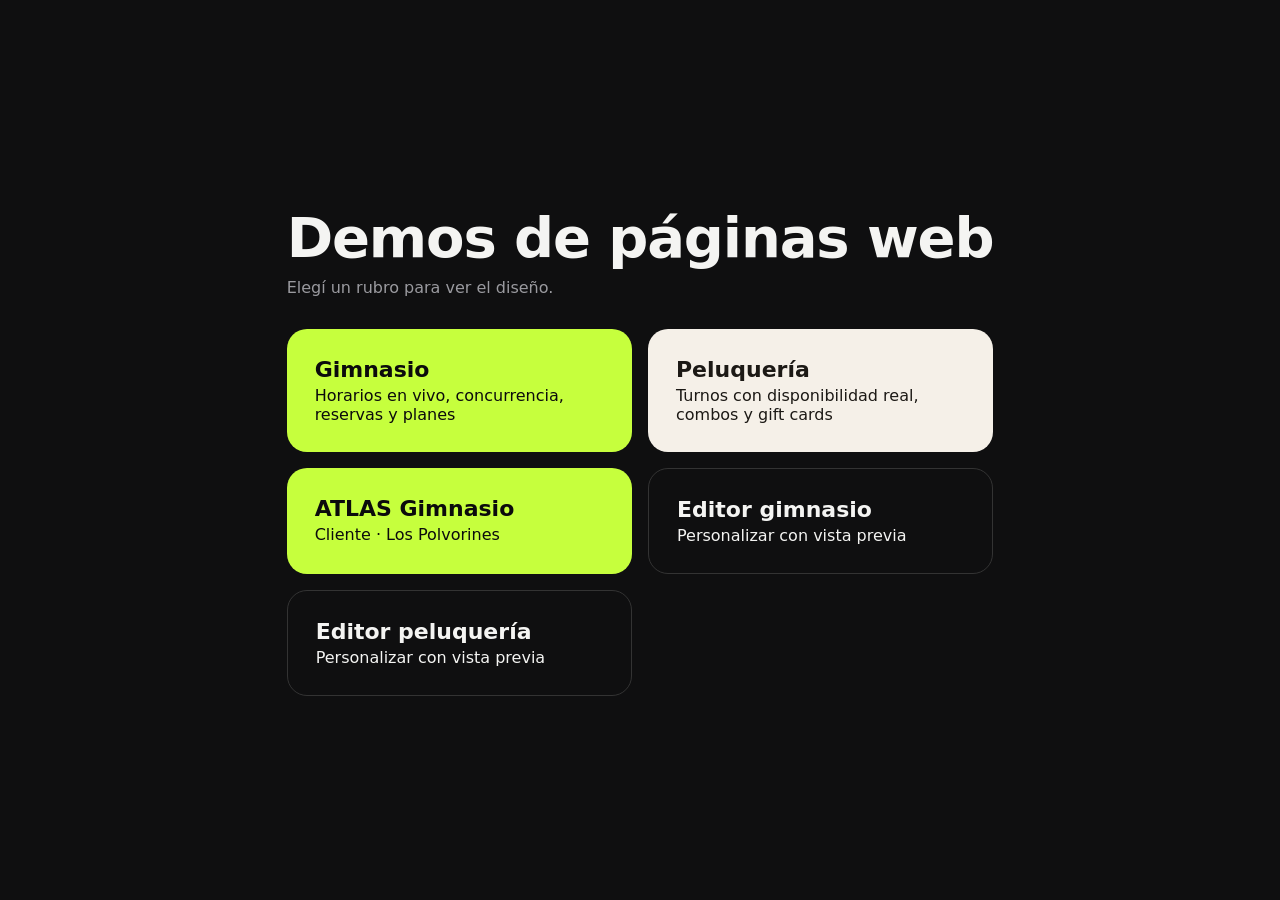
<file: index.html>
<!doctype html>
<html lang="es">
<head>
<meta charset="utf-8">
<meta name="viewport" content="width=device-width, initial-scale=1">
<title>Demos de páginas web</title>
<style>
  :root { --ease-out: cubic-bezier(0.23, 1, 0.32, 1); }
  * { box-sizing: border-box; margin: 0; }
  body { min-height: 100svh; display: grid; place-items: center; padding: 32px 16px; background: #0f0f10; color: #f4f4f2; font-family: system-ui, -apple-system, "Segoe UI", sans-serif; }
  h1 { font-size: clamp(32px, 6vw, 56px); letter-spacing: -.02em; margin-bottom: 8px; }
  p { color: #9a9a9f; margin-bottom: 32px; }
  .grid { display: grid; grid-template-columns: repeat(auto-fit, minmax(240px, 1fr)); gap: 16px; width: min(720px, 100%); }
  a { display: block; padding: 28px; border-radius: 20px; text-decoration: none; color: inherit; transition: transform 160ms var(--ease-out); }
  a:active { transform: scale(0.97); }
  a strong { display: block; font-size: 22px; margin-bottom: 4px; }
  .gym { background: #c6ff3d; color: #0b0b0c; }
  .salon { background: #f5f0e8; color: #1c1915; }
  .ed { border: 1px solid #333; }
</style>
</head>
<body>
  <main>
    <h1>Demos de páginas web</h1>
    <p>Elegí un rubro para ver el diseño.</p>
    <div class="grid">
      <a class="gym" href="gimnasio/"><strong>Gimnasio</strong>Horarios en vivo, concurrencia, reservas y planes</a>
      <a class="salon" href="peluqueria/"><strong>Peluquería</strong>Turnos con disponibilidad real, combos y gift cards</a>
      <a class="gym" href="atlas/"><strong>ATLAS Gimnasio</strong>Cliente · Los Polvorines</a>
      <a class="ed" href="gimnasio/editor.html"><strong>Editor gimnasio</strong>Personalizar con vista previa</a>
      <a class="ed" href="peluqueria/editor.html"><strong>Editor peluquería</strong>Personalizar con vista previa</a>
    </div>
  </main>
</body>
</html>
</file>
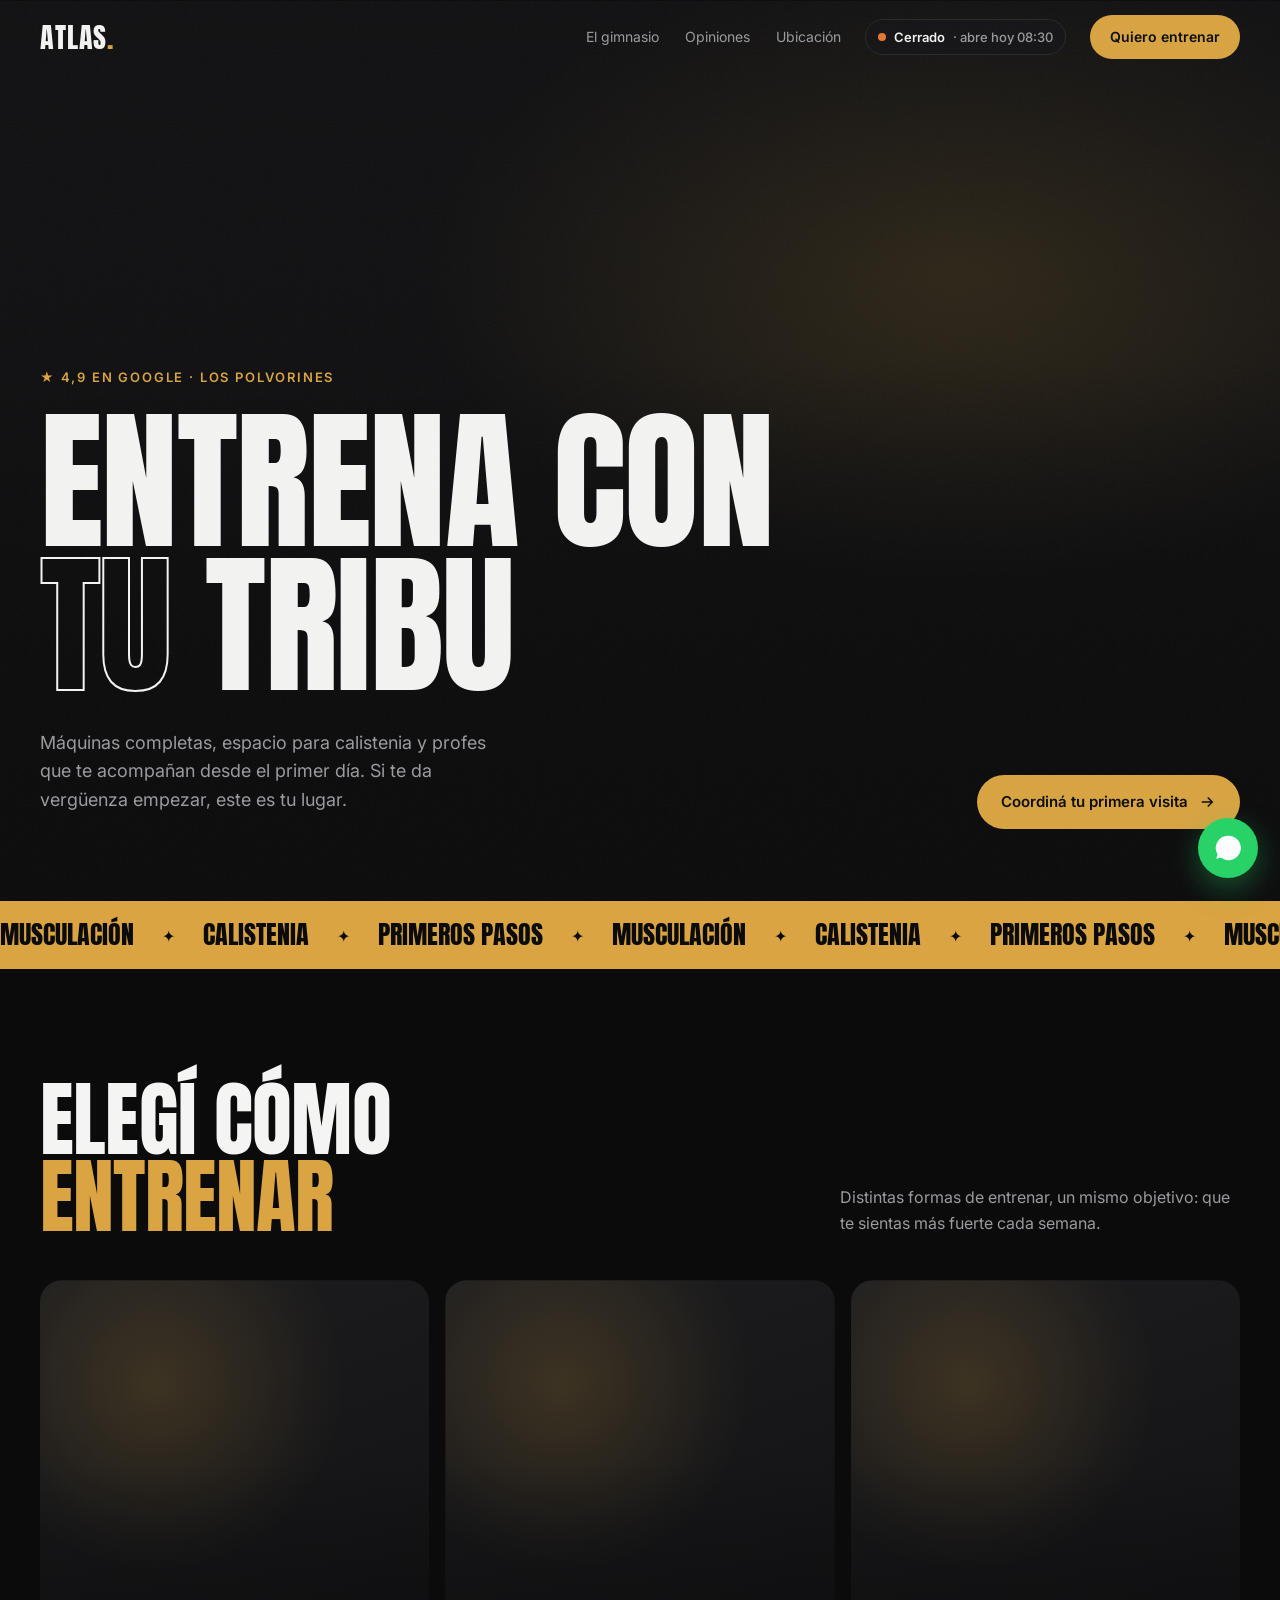
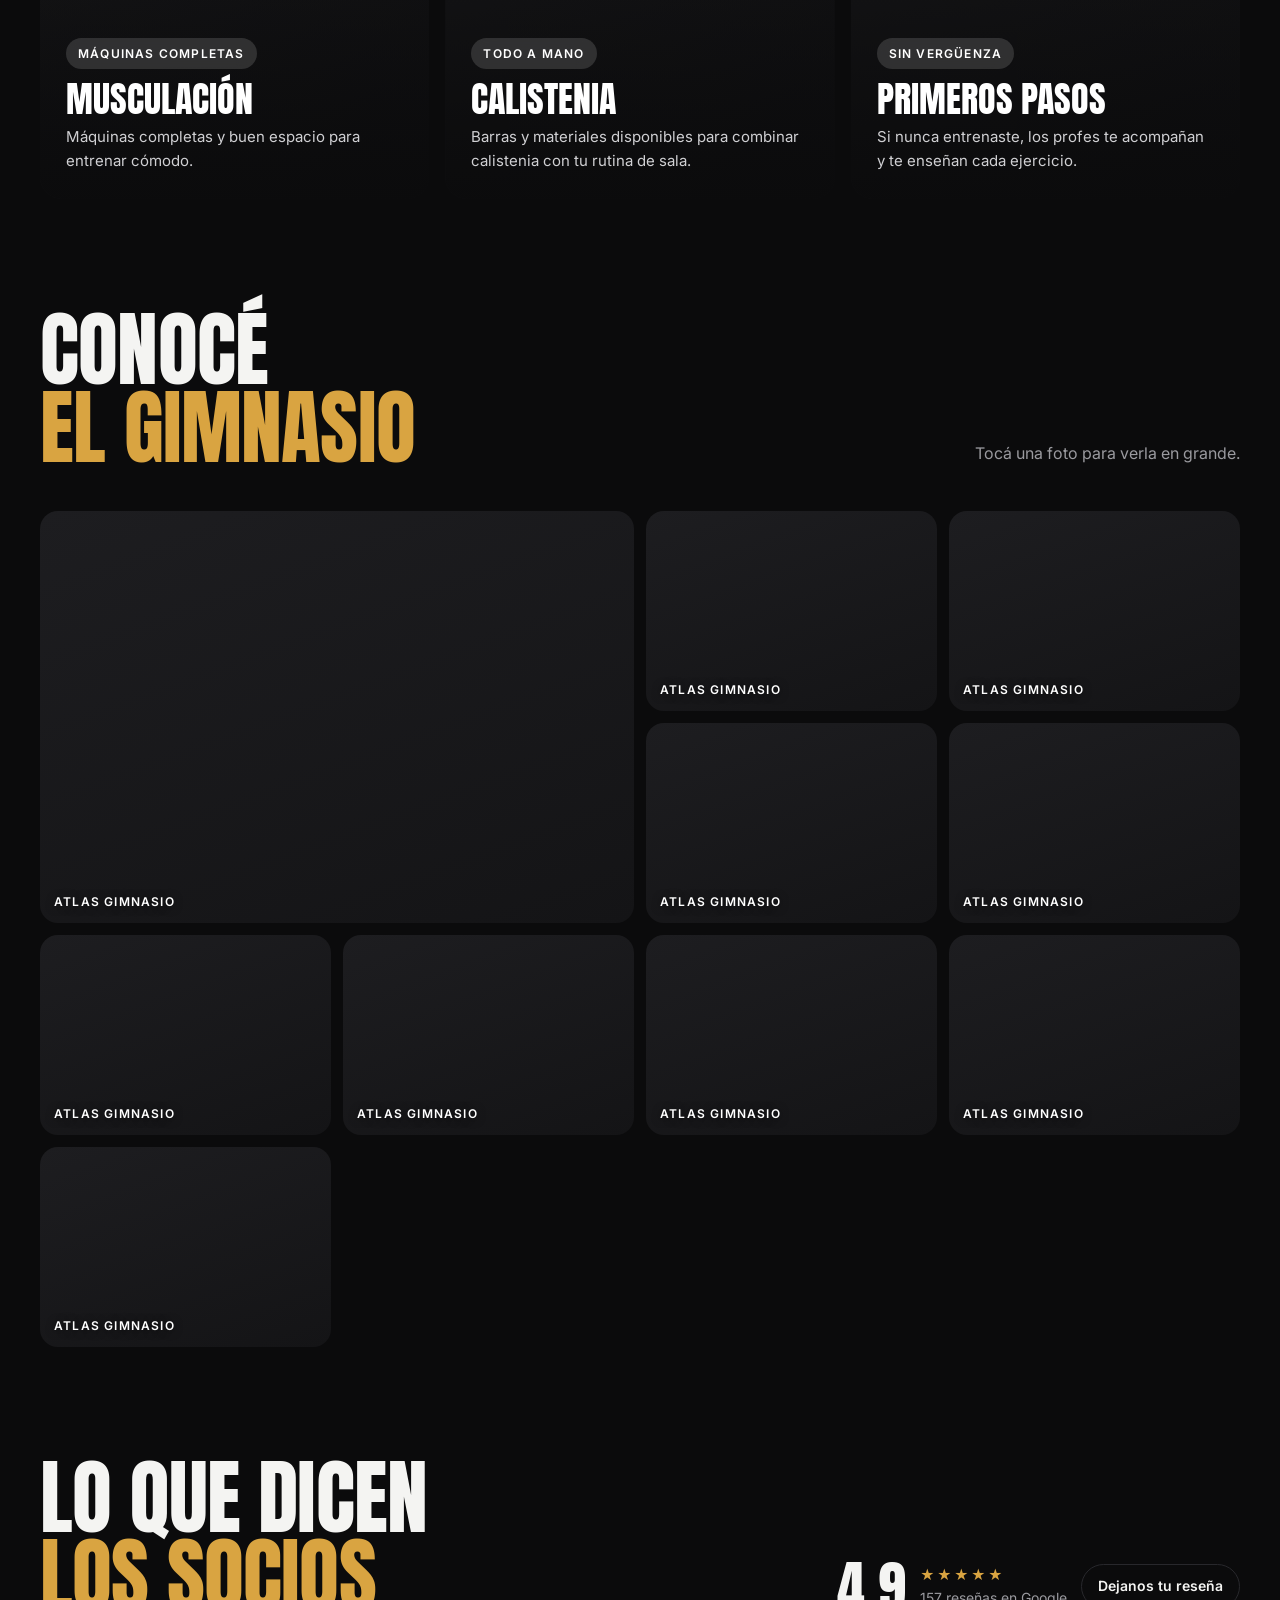
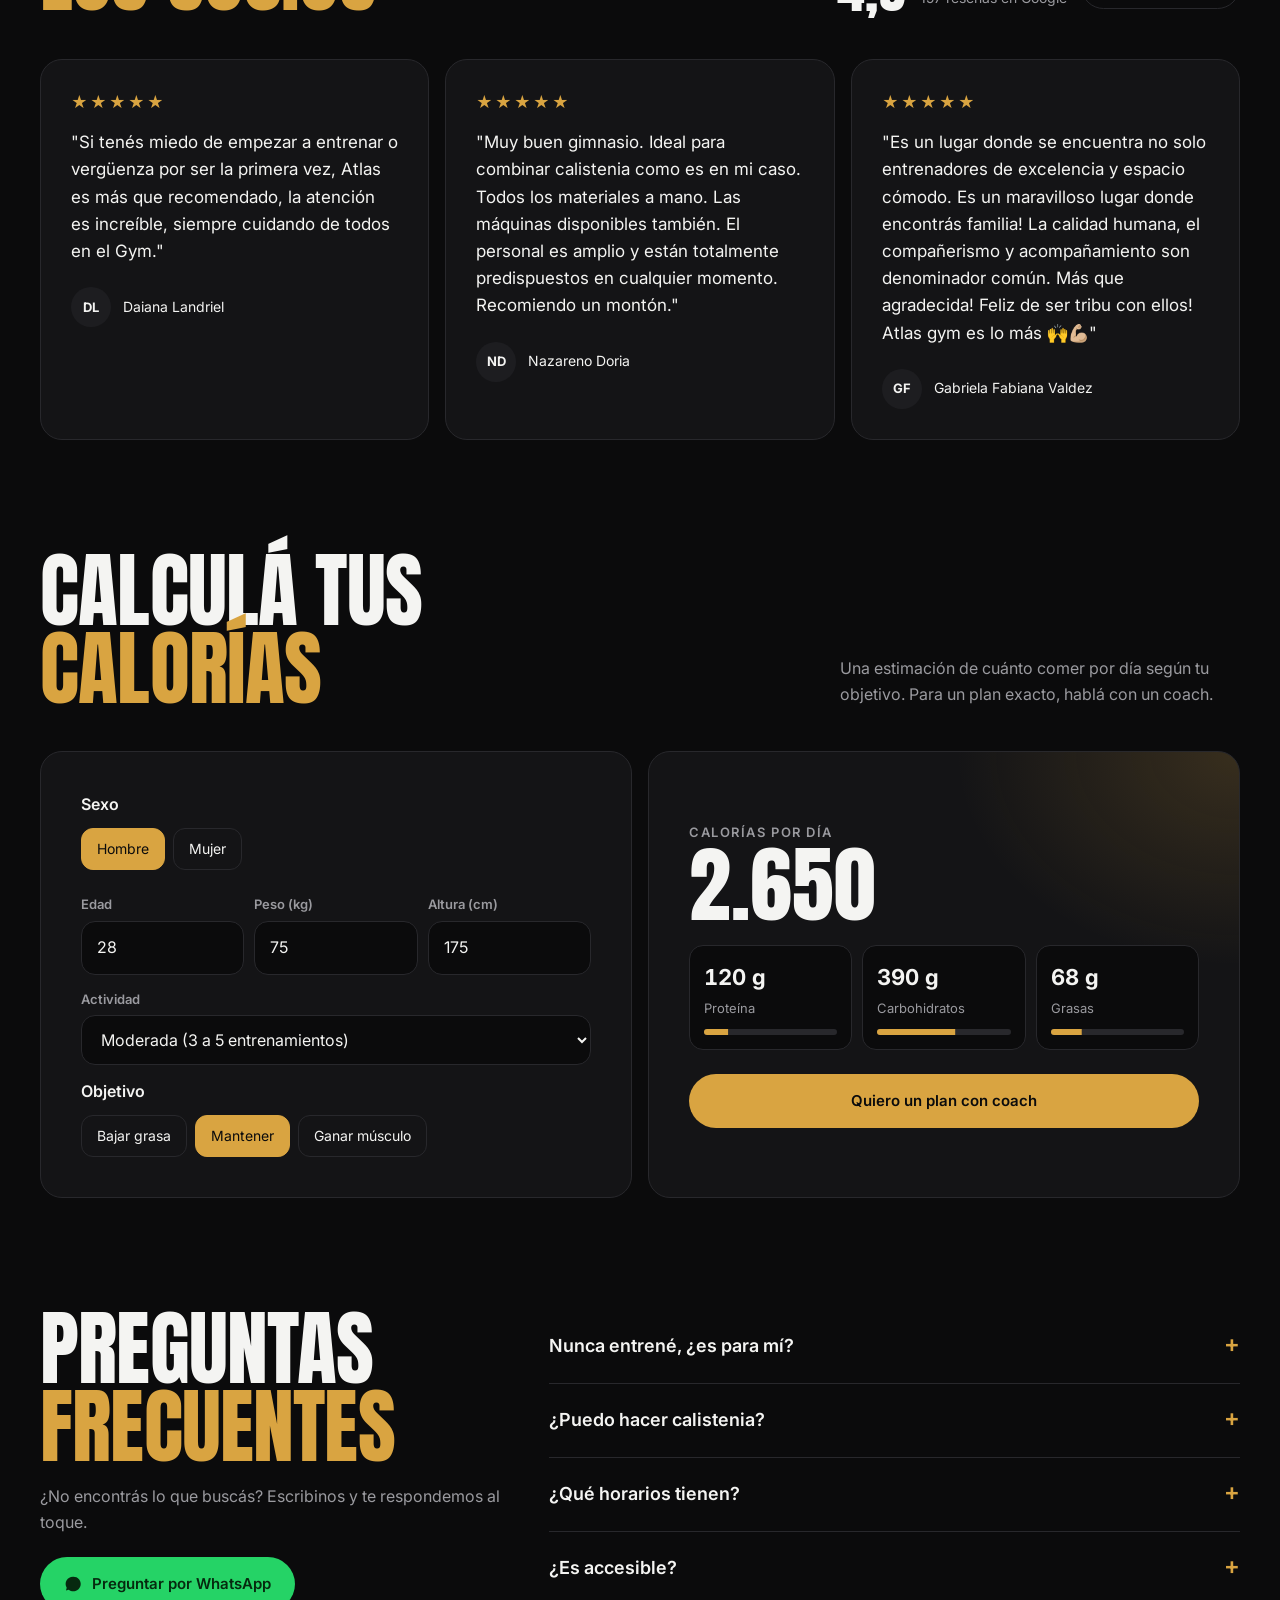
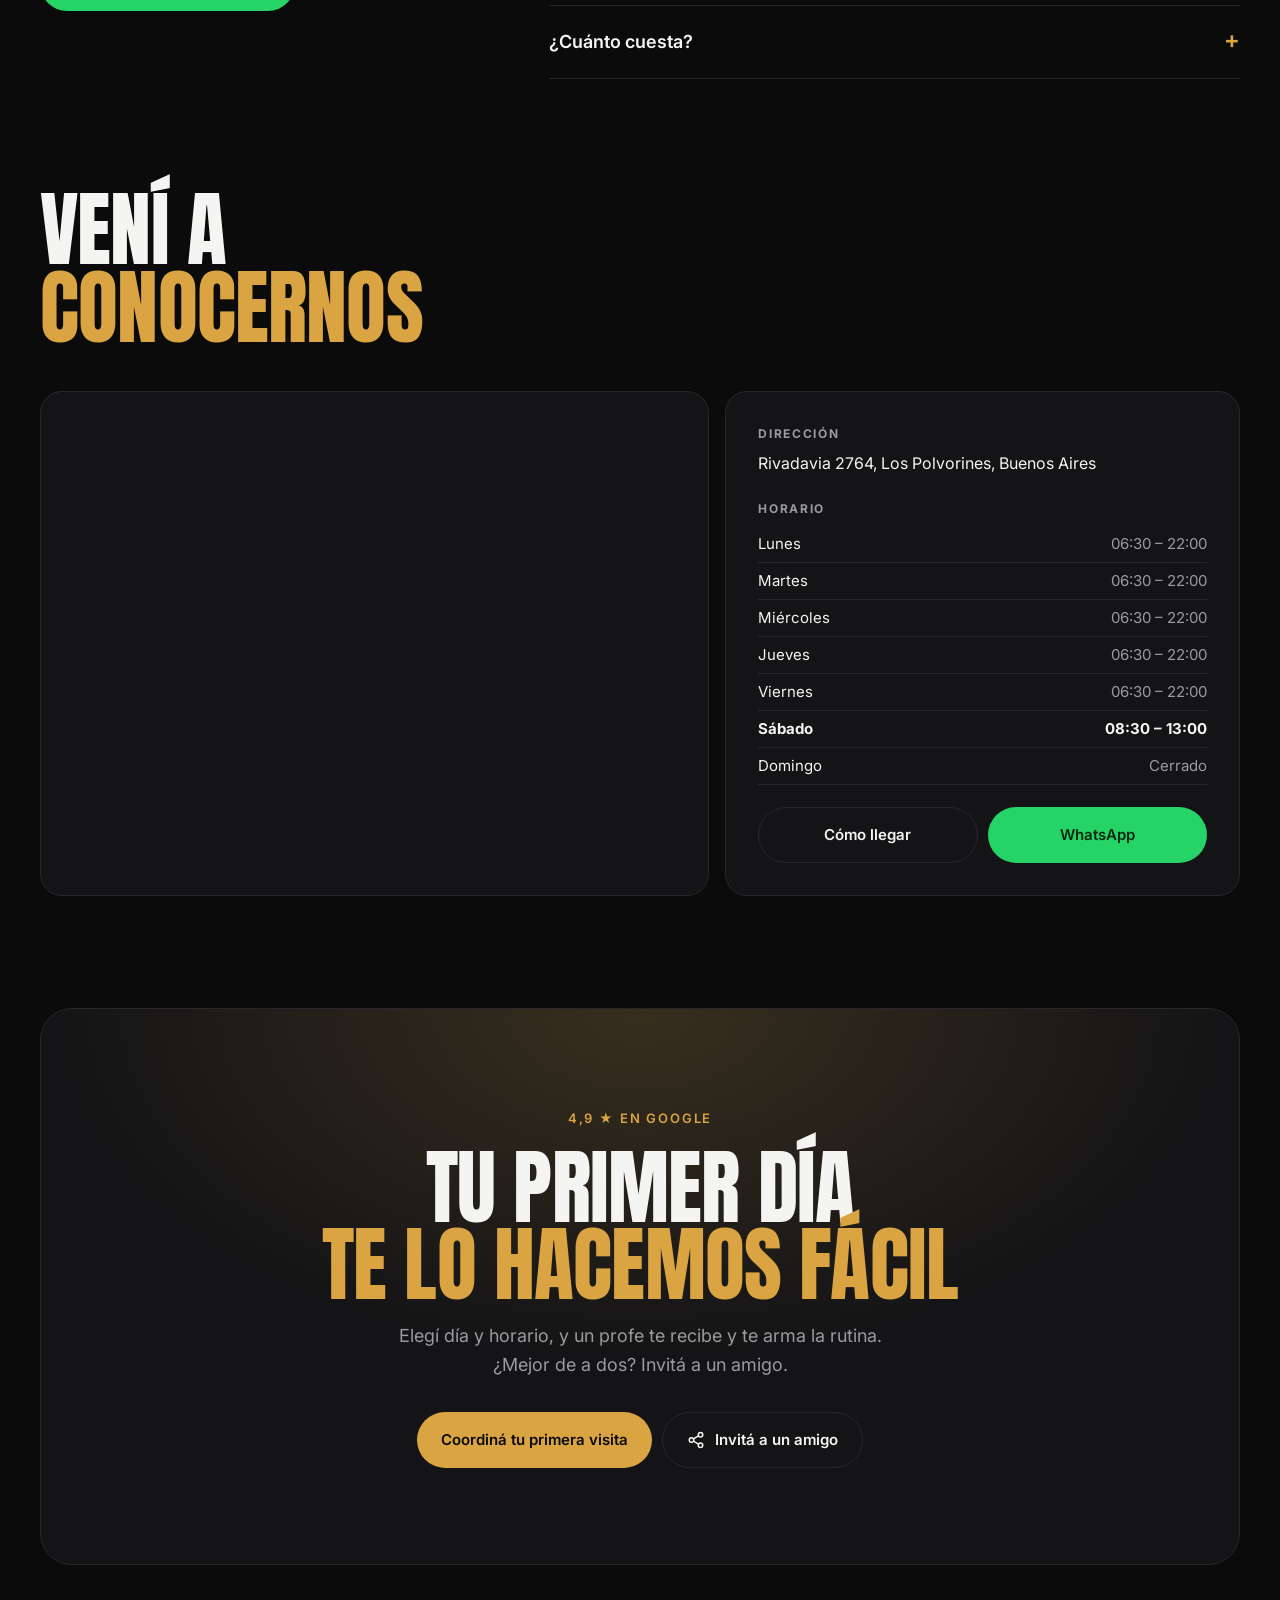
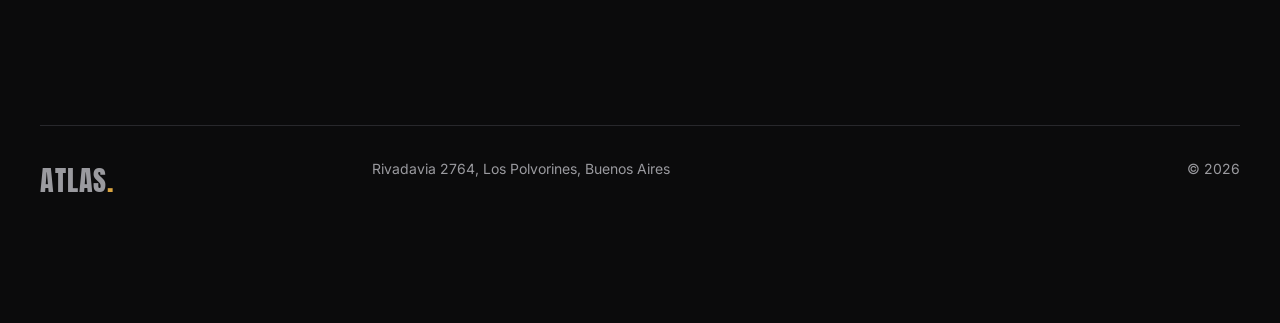
<file: atlas/index.html>
<!doctype html>
<html lang="es" data-modo="oscuro">
<head>
<meta charset="utf-8">
<meta name="viewport" content="width=device-width, initial-scale=1, viewport-fit=cover">
<title>Gimnasio</title>
<meta name="description" content="Gimnasio con musculación y clases grupales.">
<meta property="og:type" content="website">
<meta name="theme-color" content="#0b0b0c">
<link rel="preconnect" href="https://fonts.googleapis.com">
<link rel="preconnect" href="https://fonts.gstatic.com" crossorigin>
<link id="fuentes" rel="stylesheet" href="https://fonts.googleapis.com/css2?family=Anton&family=Inter:wght@400;500;600;700&display=swap">
<link rel="stylesheet" href="../comun/base.css">
<style>
  :root { --accent: #c6ff3d; --accent-ink: #0b0b0c; --accent-soft: rgba(198,255,61,.16); --display: "Anton", "Impact", "Arial Narrow", sans-serif; --body: "Inter", system-ui, -apple-system, "Segoe UI", sans-serif; }
  [data-modo="oscuro"] { --bg: #0b0b0c; --surface: #141416; --surface-2: #1d1d20; --line: #28282c; --text: #f4f4f2; --muted: #9a9a9f; --grain: .045; }
  [data-modo="claro"] { --bg: #f3f2ee; --surface: #ffffff; --surface-2: #ebeae5; --line: #dedcd5; --text: #131313; --muted: #66666b; --grain: .03; }
  body::before { content: ""; position: fixed; inset: 0; pointer-events: none; z-index: 100; opacity: var(--grain);
    background-image: url("data:image/svg+xml,%3Csvg xmlns='http://www.w3.org/2000/svg' width='160' height='160'%3E%3Cfilter id='n'%3E%3CfeTurbulence type='fractalNoise' baseFrequency='.9' numOctaves='3'/%3E%3C/filter%3E%3Crect width='100%25' height='100%25' filter='url(%23n)'/%3E%3C/svg%3E"); }
  .logo { font-family: var(--display); font-size: 28px; letter-spacing: .03em; text-transform: uppercase; }
  .logo b { color: var(--accent); font-weight: inherit; }
  @media (max-width: 560px) { .logo { font-size: 24px; } }
  [data-modo="claro"] .eyebrow { color: var(--text); }
  [data-modo="claro"] h2 span { color: var(--text); background: linear-gradient(transparent 62%, var(--accent) 62%); }
  [data-modo="claro"] details.qa summary::after, [data-modo="claro"] .plan li::before { color: var(--text); }
  [data-modo="oscuro"] .map iframe { filter: grayscale(1) invert(.92) contrast(.9); }

  /* ---------- Portada ---------- */
  .hero { position: relative; min-height: 100svh; display: flex; align-items: flex-end; padding: 130px 0 72px; overflow: hidden; isolation: isolate; }
  .hero-media { position: absolute; inset: 0; z-index: -1; background: radial-gradient(60% 50% at 75% 30%, var(--accent-soft), transparent 70%), linear-gradient(180deg, var(--surface), var(--bg)); }
  .hero-media img, .hero-media video { opacity: .5; filter: grayscale(.35) contrast(1.1); }
  [data-modo="claro"] .hero-media img, [data-modo="claro"] .hero-media video { opacity: .28; }
  .hero-media::after { content: ""; position: absolute; inset: 0; background: linear-gradient(180deg, color-mix(in srgb, var(--bg) 40%, transparent), color-mix(in srgb, var(--bg) 10%, transparent) 40%, var(--bg)); }
  .eyebrow { display: inline-flex; align-items: center; gap: 10px; font-size: 13px; font-weight: 600; letter-spacing: .14em; text-transform: uppercase; color: var(--accent); }
  .hero h1 { font-family: var(--display); font-weight: 400; font-size: clamp(56px, 12vw, 172px); line-height: .9; text-transform: uppercase; margin: 22px 0 28px; letter-spacing: -.01em; }
  .hero h1 .line { display: block; overflow: hidden; padding-bottom: .04em; }
  .hero h1 .line > span { display: block; transform: translateY(105%); animation: lineUp 1000ms var(--ease-out) forwards; }
  .hero h1 .line:nth-child(2) > span { animation-delay: 90ms; }
  .hero h1 em { font-style: normal; color: transparent; -webkit-text-stroke: 2px var(--text); }
  .hero-bottom { display: flex; flex-wrap: wrap; gap: 28px; align-items: flex-end; justify-content: space-between; }
  .hero p { max-width: 470px; color: var(--muted); font-size: 18px; }
  .hero-ctas { display: flex; flex-wrap: wrap; gap: 12px; }
  .live { margin-top: 14px; font-size: 14px; display: grid; gap: 4px; }
  .live b { font-weight: 600; }
  .intro { opacity: 0; transform: translateY(22px); animation: rise 900ms var(--ease-out) forwards; }
  .d1 { animation-delay: 300ms; } .d2 { animation-delay: 420ms; }
  @keyframes lineUp { to { transform: none; } }
  .marquee { background: var(--accent); color: var(--accent-ink); overflow: hidden; }
  .marquee-track { display: flex; width: max-content; animation: slide 30s linear infinite; }
  .marquee span { font-family: var(--display); font-size: 26px; text-transform: uppercase; padding: 13px 0; white-space: nowrap; }
  .marquee span::after { content: "✦"; margin: 0 28px; font-size: 16px; vertical-align: middle; }
  @keyframes slide { to { transform: translateX(-50%); } }

  /* ---------- Secciones ---------- */
  main > section { padding: 112px 0 0; }
  main > section:last-child { padding-bottom: 112px; }
  main > section.hero { padding: 130px 0 72px; }
  .head { display: flex; flex-wrap: wrap; gap: 20px 32px; justify-content: space-between; align-items: flex-end; margin-bottom: 44px; }
  h2 { font-family: var(--display); font-weight: 400; font-size: clamp(42px, 6.4vw, 84px); line-height: .95; text-transform: uppercase; letter-spacing: -.01em; }
  h2 span { color: var(--accent); }
  .head p { max-width: 400px; color: var(--muted); }
  .card { padding: clamp(24px, 4vw, 40px); border-radius: var(--radius); background: var(--surface); border: 1px solid var(--line); }
  .duo { display: grid; grid-template-columns: 1fr 1fr; gap: 16px; }
  @media (max-width: 860px) { .duo { grid-template-columns: 1fr; } }
  .kicker { font-size: 13px; font-weight: 600; letter-spacing: .12em; text-transform: uppercase; color: var(--muted); }

  .stats { display: grid; grid-template-columns: repeat(4, 1fr); border: 1px solid var(--line); border-radius: var(--radius); overflow: hidden; background: var(--surface); }
  .stat { padding: 34px 28px; border-right: 1px solid var(--line); }
  .stat:last-child { border-right: 0; }
  .stat strong { display: block; font-family: var(--display); font-weight: 400; font-size: clamp(42px, 5vw, 62px); line-height: 1; }
  .stat small { color: var(--muted); font-size: 14px; }
  @media (max-width: 820px) { .stats { grid-template-columns: 1fr 1fr; } .stat:nth-child(2) { border-right: 0; } .stat:nth-child(-n+2) { border-bottom: 1px solid var(--line); } }

  .programs { display: grid; grid-template-columns: repeat(3, 1fr); gap: 16px; }
  .program { position: relative; aspect-ratio: 3/4; border-radius: var(--radius); overflow: hidden; isolation: isolate; color: #fff;
    background: radial-gradient(80% 60% at 30% 20%, var(--accent-soft), transparent 60%), linear-gradient(160deg, #1d1d1f, #0e0e10); }
  .program .ph { position: absolute; inset: 0; z-index: -2; transition: transform 700ms var(--ease-out); }
  .program::after { content: ""; position: absolute; inset: 0; z-index: -1; background: linear-gradient(180deg, transparent 35%, rgba(11,11,12,.95)); }
  .program-body { position: absolute; inset: auto 0 0; padding: 26px; }
  .tag { display: inline-block; font-size: 12px; font-weight: 600; letter-spacing: .1em; text-transform: uppercase; padding: 6px 12px; border-radius: 999px; background: rgba(255,255,255,.14); backdrop-filter: blur(8px); margin-bottom: 12px; }
  .program h3 { font-family: var(--display); font-weight: 400; font-size: 36px; text-transform: uppercase; line-height: 1; margin-bottom: 8px; }
  .program p { color: #d0d0d3; font-size: 15px; }
  @media (hover: hover) and (pointer: fine) { .program:hover .ph { transform: scale(1.04); } }
  @media (max-width: 900px) { .programs { grid-template-columns: 1fr; } .program { aspect-ratio: 16/11; } }

  /* ---------- Horarios ---------- */
  .toolbar { display: flex; flex-wrap: wrap; gap: 12px; justify-content: space-between; align-items: center; margin-bottom: 14px; }
  .seg { display: inline-flex; padding: 4px; border-radius: 999px; background: var(--surface); border: 1px solid var(--line); }
  .seg button { padding: 8px 16px; border-radius: 999px; font-size: 14px; font-weight: 600; color: var(--muted); transition: background-color 200ms ease, color 200ms ease; }
  .seg button[aria-pressed="true"] { background: var(--text); color: var(--bg); }
  .tabs { display: flex; gap: 8px; overflow-x: auto; scrollbar-width: none; padding-bottom: 4px; margin-bottom: 14px; }
  .tabs::-webkit-scrollbar { display: none; }
  .tab { flex: none; padding: 12px 18px; border-radius: 14px; border: 1px solid var(--line); background: var(--surface); text-align: left; min-width: 92px;
    transition: background-color 200ms ease, color 200ms ease, border-color 200ms ease, transform 160ms var(--ease-out); }
  .tab:active { transform: scale(0.97); }
  .tab small { display: block; font-size: 12px; color: var(--muted); }
  .tab strong { font-size: 15px; }
  .tab[aria-selected="true"] { background: var(--accent); color: var(--accent-ink); border-color: var(--accent); }
  .tab[aria-selected="true"] small { color: inherit; opacity: .7; }
  .tab.holiday small { color: var(--warn); }
  .chips { display: flex; flex-wrap: wrap; gap: 8px; margin-bottom: 24px; }
  .chip.coach { color: var(--accent-ink); background: var(--accent); border-color: var(--accent); }
  .classes { display: grid; gap: 10px; }
  .class { display: grid; grid-template-columns: 96px 1fr auto; gap: 18px; align-items: center; padding: 18px 20px; border-radius: 18px; background: var(--surface); border: 1px solid var(--line);
    animation: rise 400ms var(--ease-out) both; animation-delay: var(--d, 0ms); }
  .quiet .class { animation: none; }
  .class time { font-family: var(--display); font-size: 30px; line-height: 1; }
  .class h3 { font-size: 17px; font-weight: 600; }
  .class p { color: var(--muted); font-size: 14px; }
  .class.past { opacity: .45; }
  .badge { display: inline-block; font-size: 11px; font-weight: 700; letter-spacing: .06em; text-transform: uppercase; padding: 3px 8px; border-radius: 999px; margin-left: 8px; vertical-align: 2px; }
  .badge.live { background: color-mix(in srgb, var(--ok) 18%, transparent); color: var(--ok); }
  .badge.next { background: var(--accent-soft); color: var(--text); }
  @media (max-width: 600px) { .class { grid-template-columns: 64px 1fr; } .class time { font-size: 24px; } .class .btn { grid-column: 1 / -1; } }
  .week { overflow-x: auto; border: 1px solid var(--line); border-radius: 18px; background: var(--surface); }
  .week table { border-collapse: collapse; width: 100%; min-width: 760px; font-size: 13px; }
  .week th, .week td { padding: 8px; border-bottom: 1px solid var(--line); text-align: left; vertical-align: top; }
  .week th { font-size: 12px; letter-spacing: .08em; text-transform: uppercase; color: var(--muted); font-weight: 600; position: sticky; top: 0; background: var(--surface); }
  .week th.today { color: var(--text); }
  .week td.t { font-family: var(--display); font-size: 18px; width: 70px; color: var(--muted); }
  .week td.today { background: var(--accent-soft); }
  .slot { display: block; width: 100%; text-align: left; padding: 6px 9px; border-radius: 9px; background: var(--surface-2); border-left: 3px solid var(--accent); margin-bottom: 4px; line-height: 1.3;
    transition: transform 160ms var(--ease-out), background-color 200ms ease; }
  .slot:active { transform: scale(0.97); }
  .slot small { display: block; color: var(--muted); font-size: 11px; }
  @media (hover: hover) and (pointer: fine) { .slot:hover { background: var(--line); } }

  /* ---------- Afluencia ---------- */
  .crowd-top { display: flex; flex-wrap: wrap; gap: 16px 32px; justify-content: space-between; align-items: flex-end; margin-bottom: 26px; }
  .crowd-now { font-family: var(--display); font-size: clamp(34px, 4.6vw, 54px); text-transform: uppercase; line-height: 1; }
  .crowd-sub { color: var(--muted); font-size: 15px; margin-top: 8px; }
  .bars { position: relative; display: grid; grid-auto-flow: column; grid-auto-columns: 1fr; gap: 2px; align-items: end; height: 200px; border-bottom: 1px solid var(--line); }
  .bars button { position: relative; height: 100%; display: flex; align-items: flex-end; }
  .bars i { display: block; width: 100%; border-radius: 4px 4px 0 0; background: color-mix(in srgb, var(--accent) 38%, var(--surface-2)); min-height: 3px;
    transform-origin: bottom; transition: transform 600ms var(--ease-out), background-color 200ms ease; transition-delay: var(--d, 0ms); }
  .bars.off i { transform: scaleY(0); }
  .bars button.now i { background: var(--accent); }
  .bars button.now::before { content: "Ahora"; position: absolute; top: -26px; left: 50%; transform: translateX(-50%); font-size: 11px; font-weight: 700; letter-spacing: .06em; text-transform: uppercase; white-space: nowrap; }
  @media (hover: hover) and (pointer: fine) { .bars button:hover i { background: color-mix(in srgb, var(--accent) 70%, var(--surface-2)); } }
  .bars button[aria-pressed="true"] i { outline: 2px solid var(--text); outline-offset: 1px; }
  .hours-axis { display: grid; grid-auto-flow: column; grid-auto-columns: 1fr; gap: 2px; margin-top: 8px; font-size: 11px; color: var(--muted); text-align: center; font-variant-numeric: tabular-nums; }
  .crowd-tip { margin-top: 18px; min-height: 24px; font-size: 15px; }
  .crowd-tip b { font-weight: 600; }
  @media (max-width: 600px) { .bars { height: 160px; } .hours-axis span:nth-child(even) { visibility: hidden; } }

  /* ---------- Recomendador / calculadora ---------- */
  .q { margin-bottom: 24px; }
  .q:last-child { margin-bottom: 0; }
  .q > p { font-weight: 600; margin-bottom: 10px; }
  .result { display: flex; flex-direction: column; justify-content: center; background: radial-gradient(80% 80% at 100% 0%, var(--accent-soft), transparent 60%), var(--surface); }
  .result h3 { font-family: var(--display); font-weight: 400; font-size: clamp(48px, 6vw, 72px); text-transform: uppercase; line-height: 1; margin: 10px 0 6px; }
  .result .why { color: var(--muted); margin-bottom: 24px; }
  .swap { transition: opacity 200ms ease, transform 200ms var(--ease-out); }
  .swap.out { opacity: 0; transform: translateY(6px); }
  .inputs { display: grid; grid-template-columns: repeat(3, 1fr); gap: 10px; }
  .macros { display: grid; grid-template-columns: repeat(3, 1fr); gap: 10px; margin: 18px 0 24px; }
  .macro { padding: 14px; border-radius: 14px; background: var(--bg); border: 1px solid var(--line); }
  .macro strong { display: block; font-size: 22px; font-variant-numeric: tabular-nums; }
  .macro small { color: var(--muted); font-size: 13px; }
  .bar { height: 6px; border-radius: 99px; background: var(--line); margin-top: 8px; overflow: hidden; }
  .bar i { display: block; height: 100%; background: var(--accent); transform-origin: left; transition: transform 600ms var(--ease-out); }
  .kcal { font-family: var(--display); font-size: clamp(56px, 7vw, 84px); line-height: 1; font-variant-numeric: tabular-nums; }

  /* ---------- Planes ---------- */
  .billing { display: inline-flex; padding: 4px; border-radius: 999px; background: var(--surface); border: 1px solid var(--line); position: relative; }
  .billing button { position: relative; z-index: 1; padding: 10px 18px; border-radius: 999px; font-size: 14px; font-weight: 600; color: var(--muted); transition: color 200ms ease; }
  .billing button[aria-pressed="true"] { color: var(--accent-ink); }
  .billing .pill { position: absolute; top: 4px; bottom: 4px; left: 0; border-radius: 999px; background: var(--accent); transition: transform 250ms var(--ease-in-out), width 250ms var(--ease-in-out); }
  .billing em { font-style: normal; font-size: 12px; opacity: .8; }
  .plans { display: grid; grid-template-columns: repeat(auto-fit, minmax(280px, 1fr)); gap: 16px; }
  .plan { position: relative; display: flex; flex-direction: column; padding: 34px 30px; border-radius: var(--radius); background: var(--surface); border: 1px solid var(--line); transition: box-shadow 250ms ease; }
  .plan.featured { background: var(--accent); color: var(--accent-ink); border-color: var(--accent); }
  .plan.recommended { box-shadow: 0 0 0 2px var(--text); }
  .plan .flag { position: absolute; top: 18px; right: 18px; font-size: 12px; font-weight: 700; padding: 6px 12px; border-radius: 999px; background: var(--accent-ink); color: var(--accent); }
  .plan h3 { font-size: 14px; font-weight: 700; letter-spacing: .12em; text-transform: uppercase; }
  .price { font-family: var(--display); font-size: 58px; line-height: 1; margin: 16px 0 4px; font-variant-numeric: tabular-nums; }
  .price small { font-family: var(--body); font-size: 15px; font-weight: 500; }
  .plan .sub { font-size: 14px; color: var(--muted); min-height: 22px; }
  .plan.featured .sub { color: inherit; opacity: .72; }
  .plan ul { list-style: none; margin: 24px 0 28px; display: grid; gap: 11px; font-size: 15px; }
  .plan li { display: flex; gap: 10px; }
  .plan li::before { content: "✓"; color: var(--accent); font-weight: 700; }
  .plan.featured li::before { color: inherit; }
  .plan .acts { margin-top: auto; display: grid; gap: 8px; }
  .plan.featured .btn-ghost { border-color: currentColor; }
  .plan.featured .btn-primary { background: var(--accent-ink); color: var(--accent); }
  .plan-extra { display: flex; flex-wrap: wrap; gap: 12px 24px; justify-content: space-between; align-items: center; margin-top: 18px; padding: 20px 24px; border-radius: 18px; border: 1px dashed var(--line); color: var(--muted); font-size: 14px; }
  .plan-extra b { color: var(--text); }

  /* ---------- Resultados ---------- */
  .results { display: grid; grid-template-columns: repeat(auto-fit, minmax(300px, 1fr)); gap: 16px; }
  .res figcaption { margin-top: 14px; }
  .res strong { font-family: var(--display); font-weight: 400; font-size: 28px; text-transform: uppercase; display: block; line-height: 1.1; }
  .res span { color: var(--muted); font-size: 15px; }

  /* ---------- Coaches / galería ---------- */
  .coaches { display: grid; grid-template-columns: repeat(auto-fill, minmax(210px, 1fr)); gap: 14px; }
  .coach { border-radius: var(--radius); overflow: hidden; background: var(--surface); border: 1px solid var(--line); }
  .coach .pic { aspect-ratio: 1; position: relative; display: grid; place-items: center; overflow: hidden; background: radial-gradient(70% 70% at 30% 20%, var(--accent-soft), transparent 70%), var(--surface-2); }
  .coach .pic span { font-family: var(--display); font-size: 72px; color: var(--accent); text-transform: uppercase; }
  [data-modo="claro"] .coach .pic span { color: var(--text); }
  .coach .pic img { position: absolute; inset: 0; }
  .coach-body { padding: 18px 20px 20px; }
  .coach h3 { font-family: var(--display); font-weight: 400; font-size: 28px; text-transform: uppercase; line-height: 1.1; }
  .coach p { color: var(--muted); font-size: 14px; margin-bottom: 12px; }
  .lnk { font-size: 14px; font-weight: 600; border-bottom: 1px solid var(--accent); padding-bottom: 1px; }
  .gallery { display: grid; grid-template-columns: repeat(4, 1fr); grid-auto-rows: 200px; gap: 12px; }
  .shot { position: relative; border-radius: 18px; overflow: hidden; background: linear-gradient(160deg, var(--surface-2), var(--surface)); }
  .shot:first-child { grid-column: span 2; grid-row: span 2; }
  .shot img { transition: transform 700ms var(--ease-out); }
  .shot span { position: absolute; left: 14px; bottom: 12px; font-size: 12px; font-weight: 600; letter-spacing: .1em; text-transform: uppercase; color: #fff; text-shadow: 0 1px 8px rgba(0,0,0,.6); }
  @media (hover: hover) and (pointer: fine) { .shot:hover img { transform: scale(1.04); } }
  @media (max-width: 760px) { .gallery { grid-template-columns: 1fr 1fr; grid-auto-rows: 150px; } }

  /* ---------- Opiniones / FAQ / cierre ---------- */
  .rating { display: flex; align-items: center; gap: 14px; flex-wrap: wrap; }
  .rating strong { font-family: var(--display); font-size: 56px; font-weight: 400; line-height: 1; }
  .rating div { font-size: 14px; color: var(--muted); }
  .stars { color: var(--accent); letter-spacing: 2px; }
  [data-modo="claro"] .stars { color: #e5a500; }
  .quotes { display: grid; grid-template-columns: repeat(auto-fit, minmax(260px, 1fr)); gap: 16px; }
  .quote { padding: 30px; border-radius: var(--radius); border: 1px solid var(--line); background: var(--surface); }
  .quote .stars { margin-bottom: 14px; }
  .quote p { font-size: 17px; margin-bottom: 22px; }
  .who { display: flex; align-items: center; gap: 12px; font-size: 14px; }
  .avatar { width: 40px; height: 40px; border-radius: 50%; display: grid; place-items: center; font-weight: 700; font-size: 13px; background: var(--surface-2); }
  .faq { display: grid; grid-template-columns: .8fr 1.2fr; gap: 48px; }
  @media (max-width: 860px) { .faq { grid-template-columns: 1fr; gap: 24px; } }
  .cta { border-radius: 32px; padding: clamp(44px, 8vw, 96px); text-align: center; border: 1px solid var(--line); background: radial-gradient(70% 90% at 50% 0%, var(--accent-soft), transparent 70%), var(--surface); }
  .cta h2 { margin: 18px 0; }
  .cta p { color: var(--muted); max-width: 520px; margin: 0 auto 32px; font-size: 18px; }
  .cta .row { display: flex; flex-wrap: wrap; gap: 10px; justify-content: center; }
  .sheet h2 { font-size: 40px; margin-top: 8px; }

  @media (prefers-reduced-motion: reduce) {
    .marquee-track { animation: none; }
    .intro, .hero h1 .line > span, .class { animation: none; opacity: 1; transform: none; }
    .bars i, .bar i { transition: none; }
    .bars.off i { transform: none; }
  }
</style>
</head>
<body>
  <div data-aviso></div>
  <header class="nav" id="nav">
    <div class="wrap">
      <a href="#" class="logo" data-logo></a>
      <nav class="nav-links" aria-label="Secciones" data-navlinks></nav>
      <span class="status" data-status><i></i>…</span>
      <button class="btn btn-primary" data-book data-t-boton>Clase gratis</button>
    </div>
  </header>

  <main data-main></main>

  <footer><div class="wrap"><span class="logo" data-logo></span><span data-address></span><a data-instagram target="_blank" rel="noopener"></a><span>© <span data-year></span></span></div></footer>

  <a class="wa-float" data-wa-link="Hola! Quería hacer una consulta" aria-label="Escribinos por WhatsApp" data-icon="wa"></a>
  <div class="dock" data-dock>
    <button class="btn btn-primary" data-book data-t-boton>Clase gratis</button>
    <a class="btn btn-ghost" data-directions target="_blank" rel="noopener" aria-label="Cómo llegar" data-icon="pin"></a>
    <a class="btn btn-wa" data-wa-link="Hola! Quería hacer una consulta" aria-label="WhatsApp" data-icon="wa"></a>
  </div>

  <dialog class="sheet" data-modal aria-labelledby="modal-title">
    <form class="sheet-in" method="dialog" data-form novalidate>
      <div class="sheet-head">
        <div><span class="eyebrow" data-t-etiqueta>Primera clase gratis</span><h2 id="modal-title">Reservá tu lugar</h2></div>
        <button type="button" class="x" data-close aria-label="Cerrar">✕</button>
      </div>
      <div data-form-body>
        <div class="field"><label for="f-name">Tu nombre</label><input id="f-name" autocomplete="given-name" placeholder="Ej: Martina"></div>
        <div class="field"><label for="f-class">Clase</label><select id="f-class"></select></div>
        <div class="row2">
          <div class="field"><label for="f-day">Día</label><select id="f-day"></select></div>
          <div class="field"><label for="f-time">Horario</label><select id="f-time"></select></div>
        </div>
        <div class="field"><label for="f-level">Tu experiencia</label>
          <select id="f-level"><option>Nunca entrené</option><option>Entreno a veces</option><option>Entreno seguido</option></select></div>
        <p class="error" data-error></p>
        <button class="btn btn-wa btn-block" type="submit">Confirmar por WhatsApp</button>
        <p class="note">Te abrimos WhatsApp con el mensaje listo. El gimnasio te confirma el lugar.</p>
      </div>
      <div class="done" data-form-done hidden>
        <div class="ok">✓</div>
        <h2>¡Listo!</h2>
        <p data-done-text></p>
        <button type="button" class="btn btn-primary" data-ics>Agregar a mi calendario</button>
        <button type="button" class="btn btn-ghost" data-invite>Invitá a un amigo</button>
      </div>
    </form>
  </dialog>

  <script src="config.js"></script>
  <script src="../comun/nucleo.js"></script>
  <script src="app.js"></script>
</body>
</html>
</file>
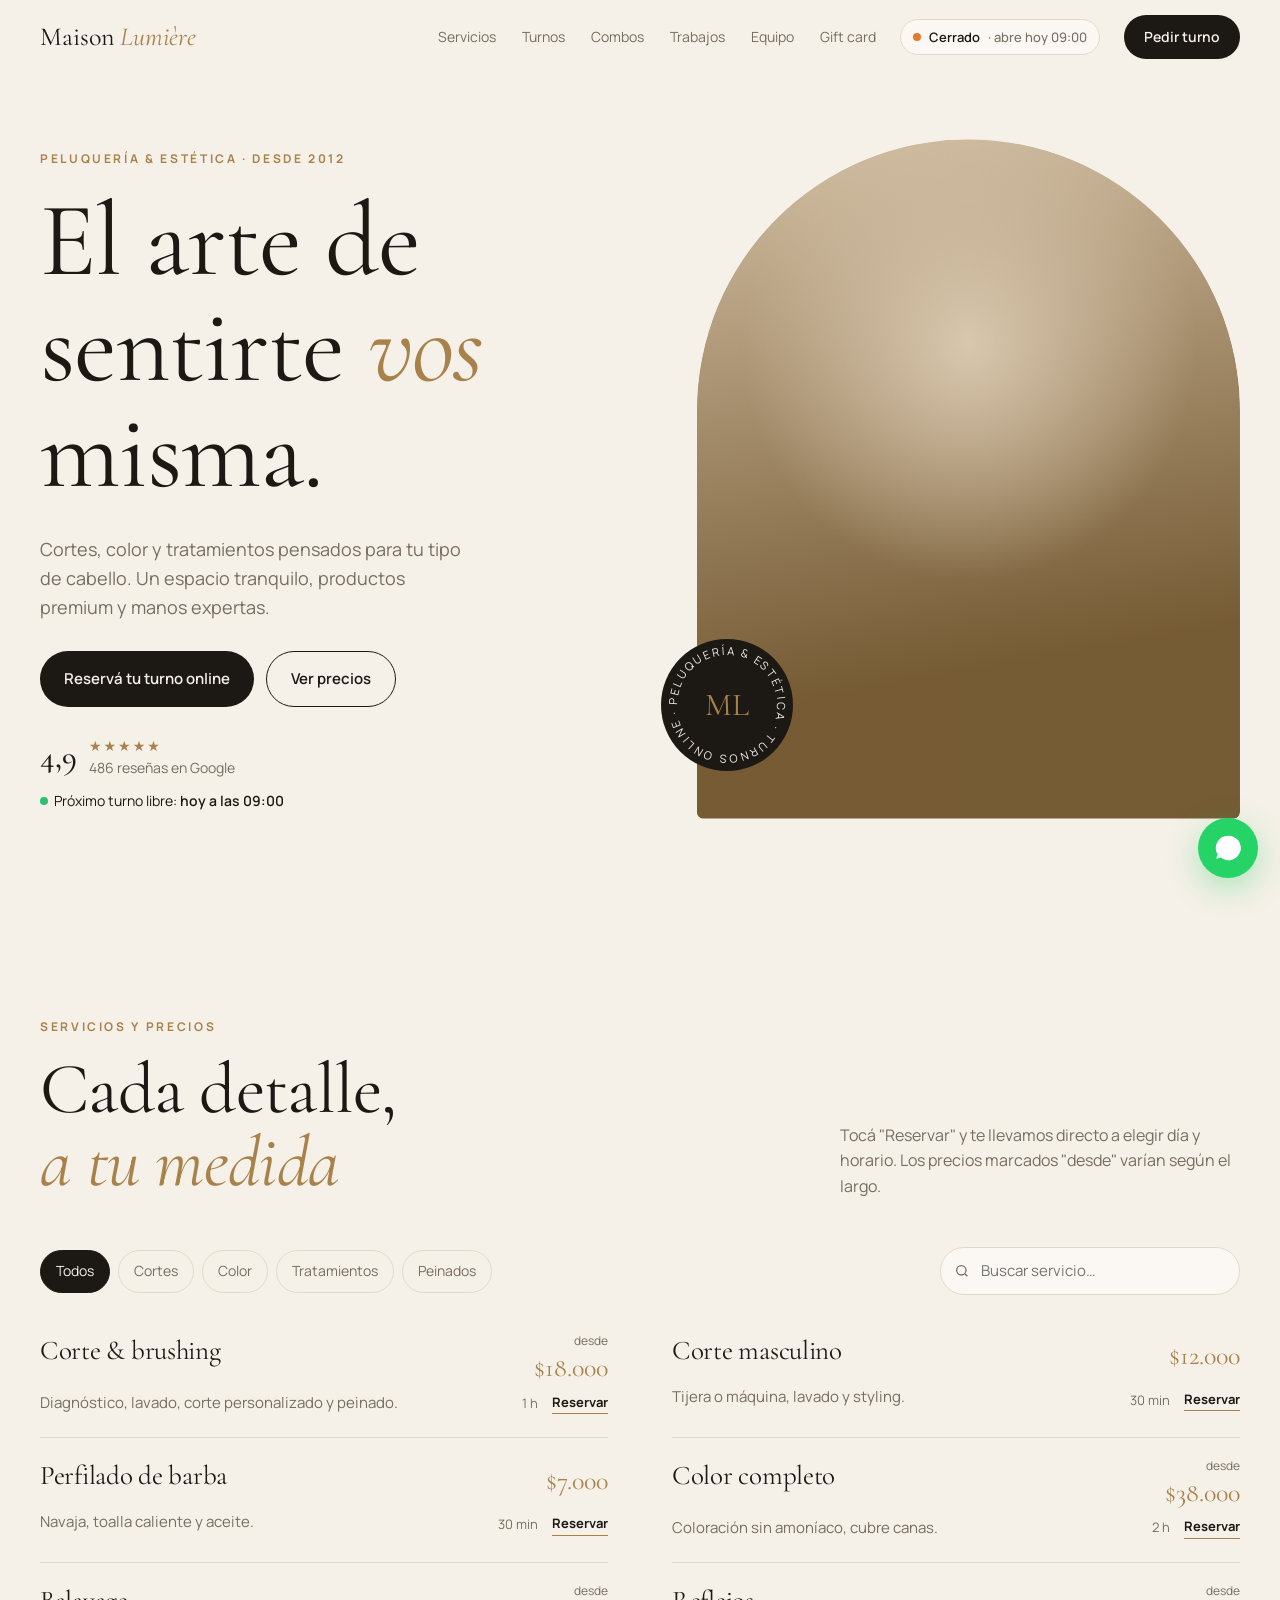
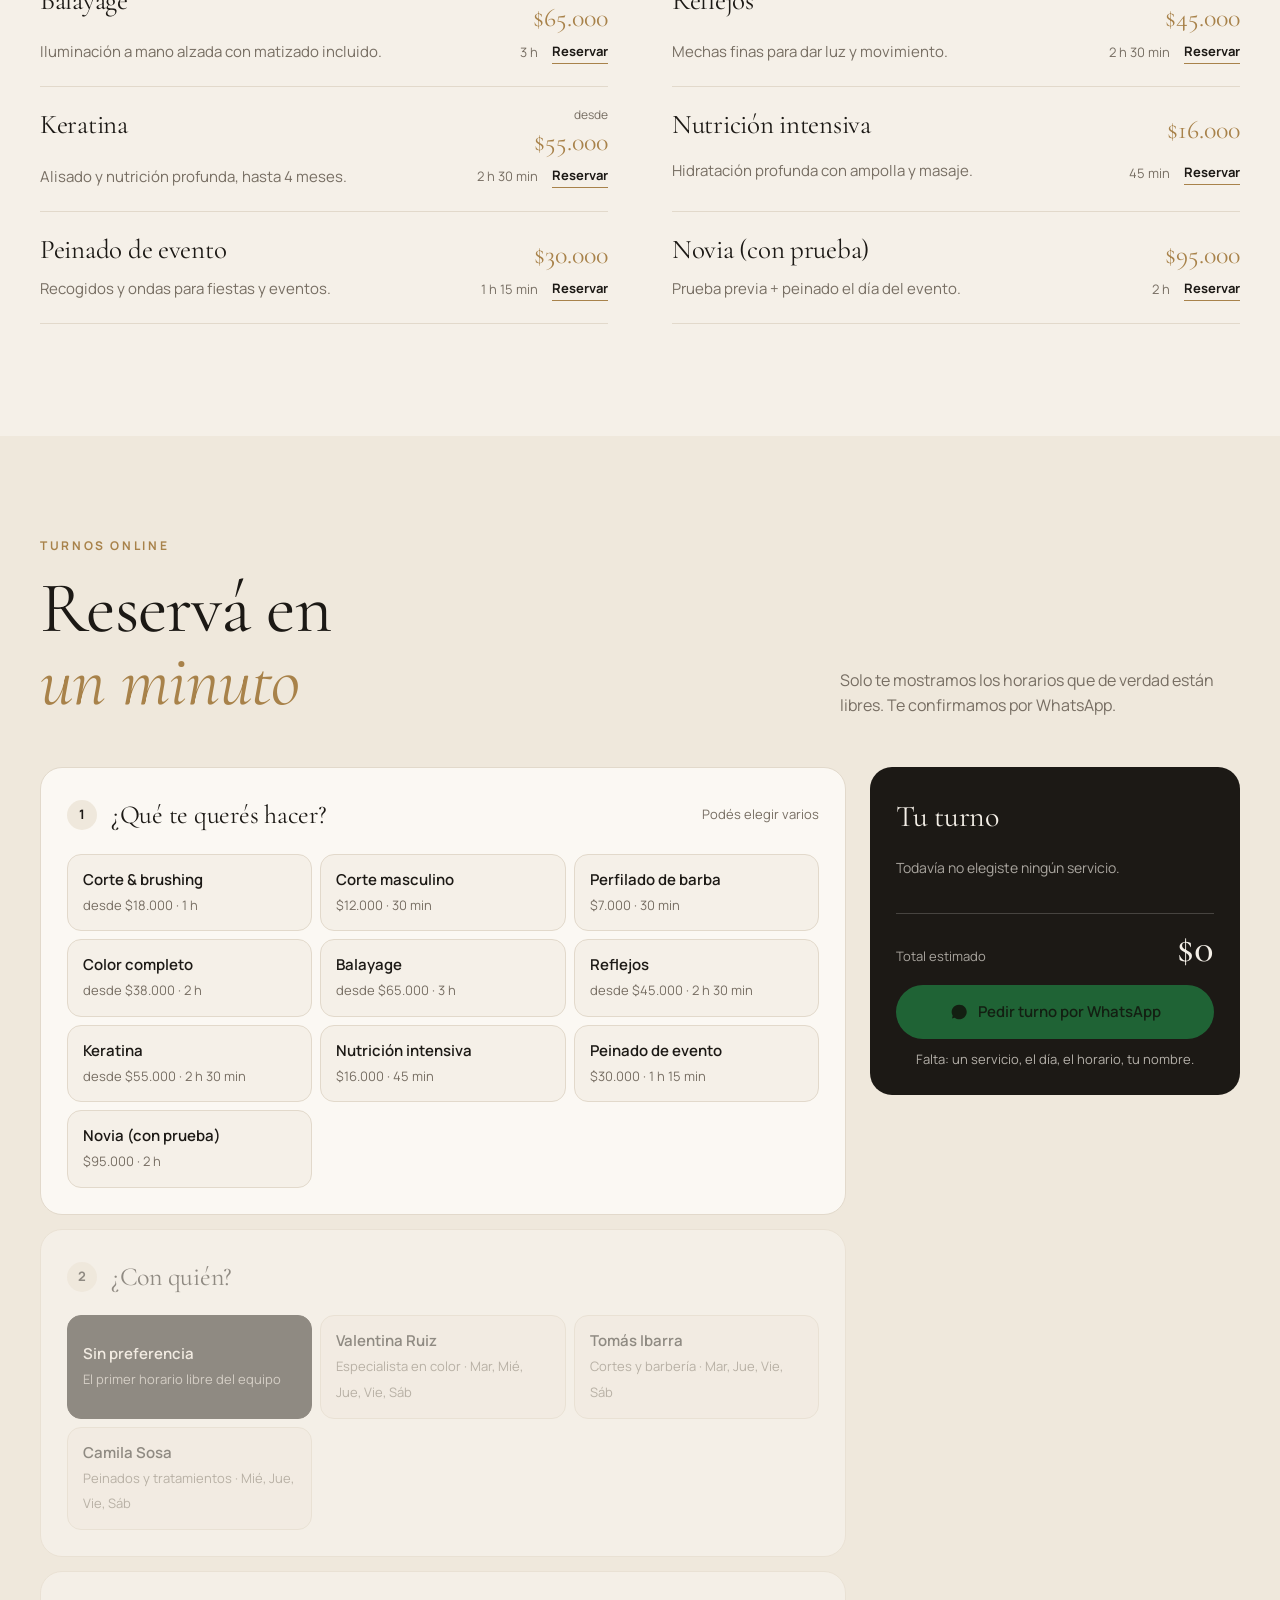
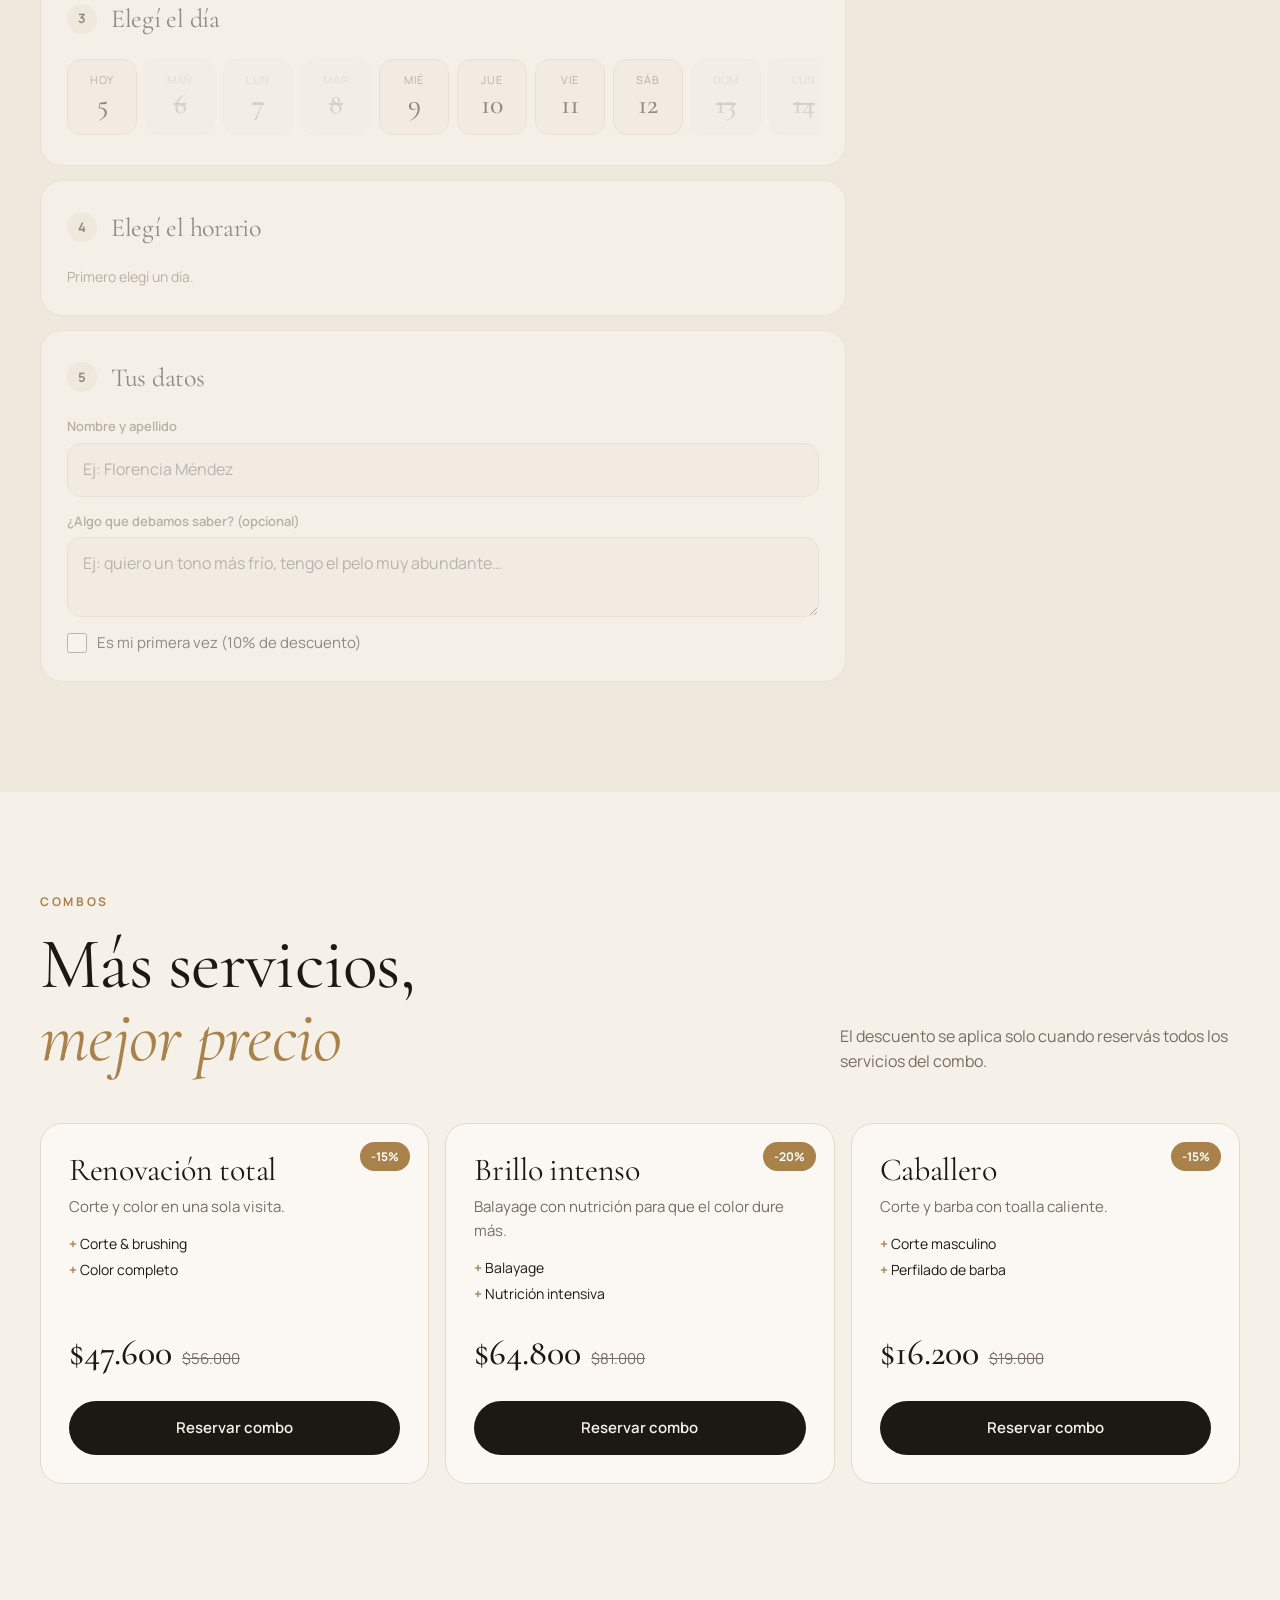
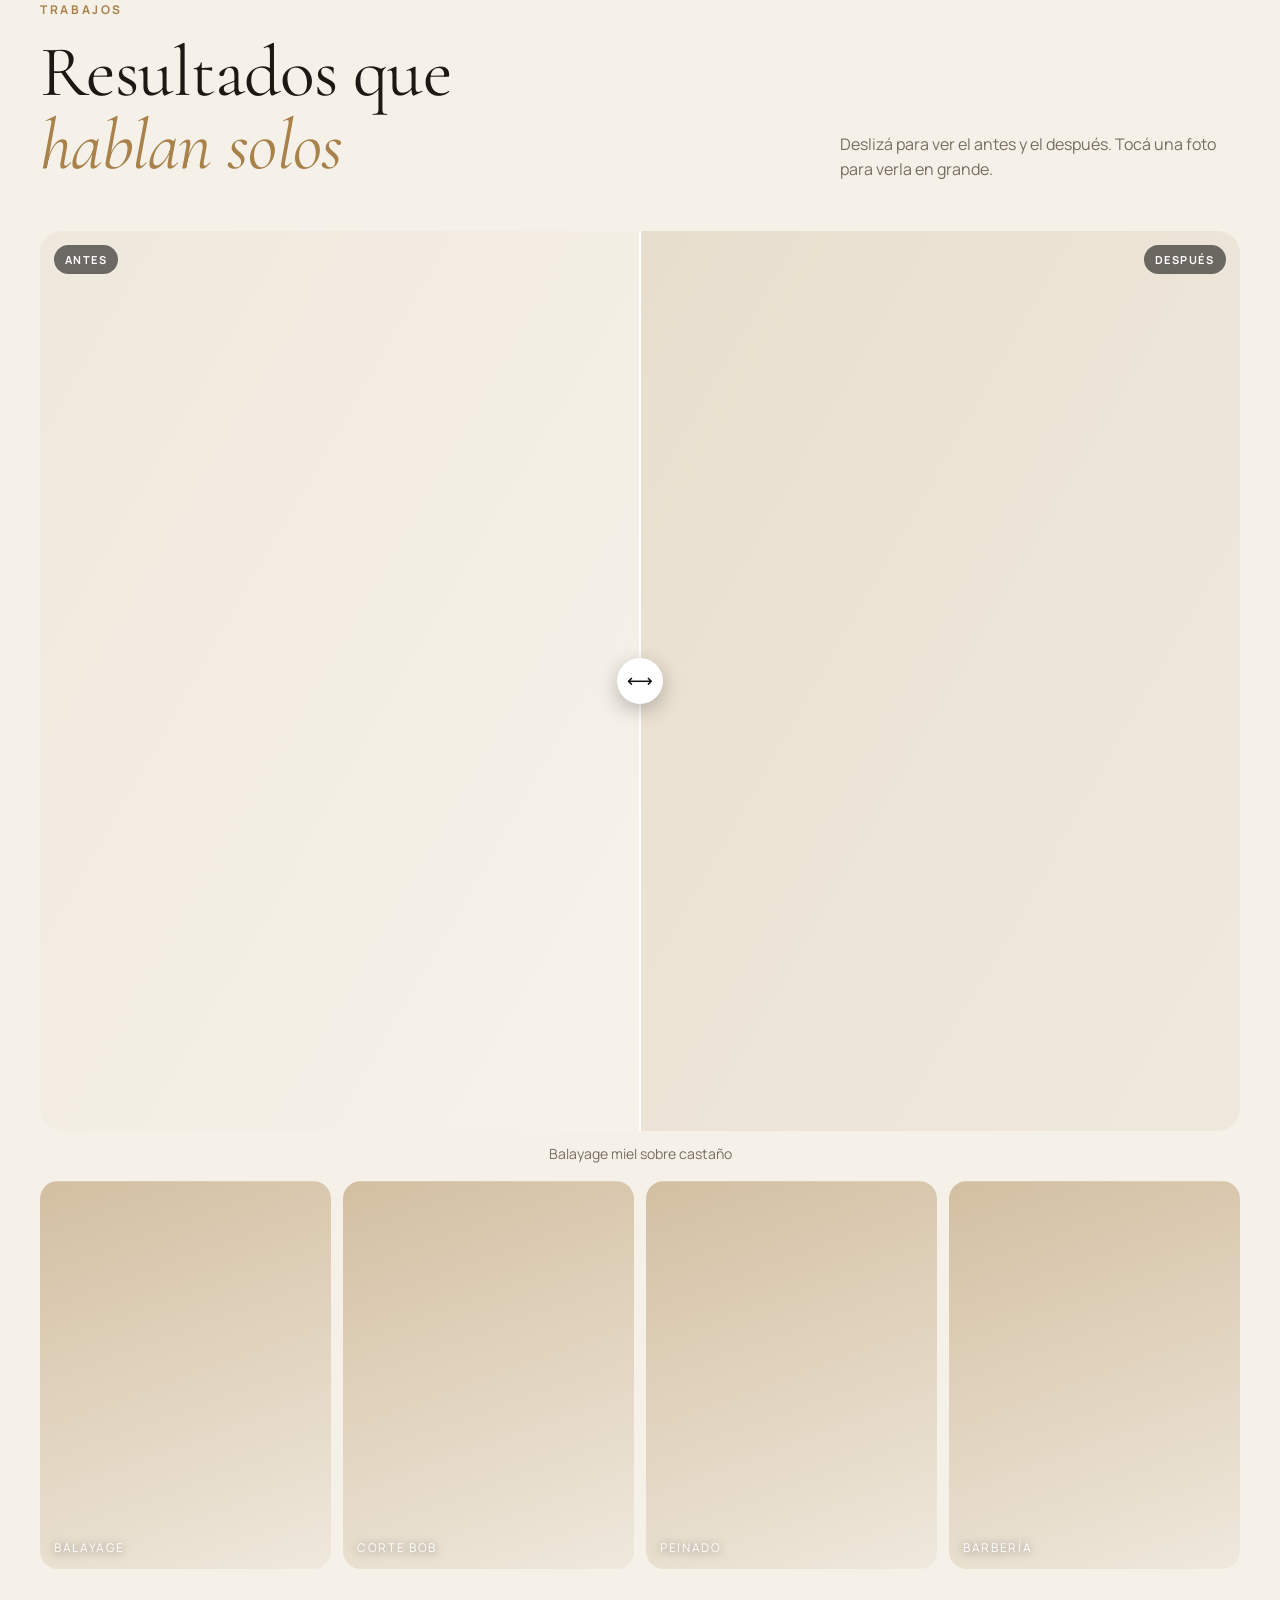
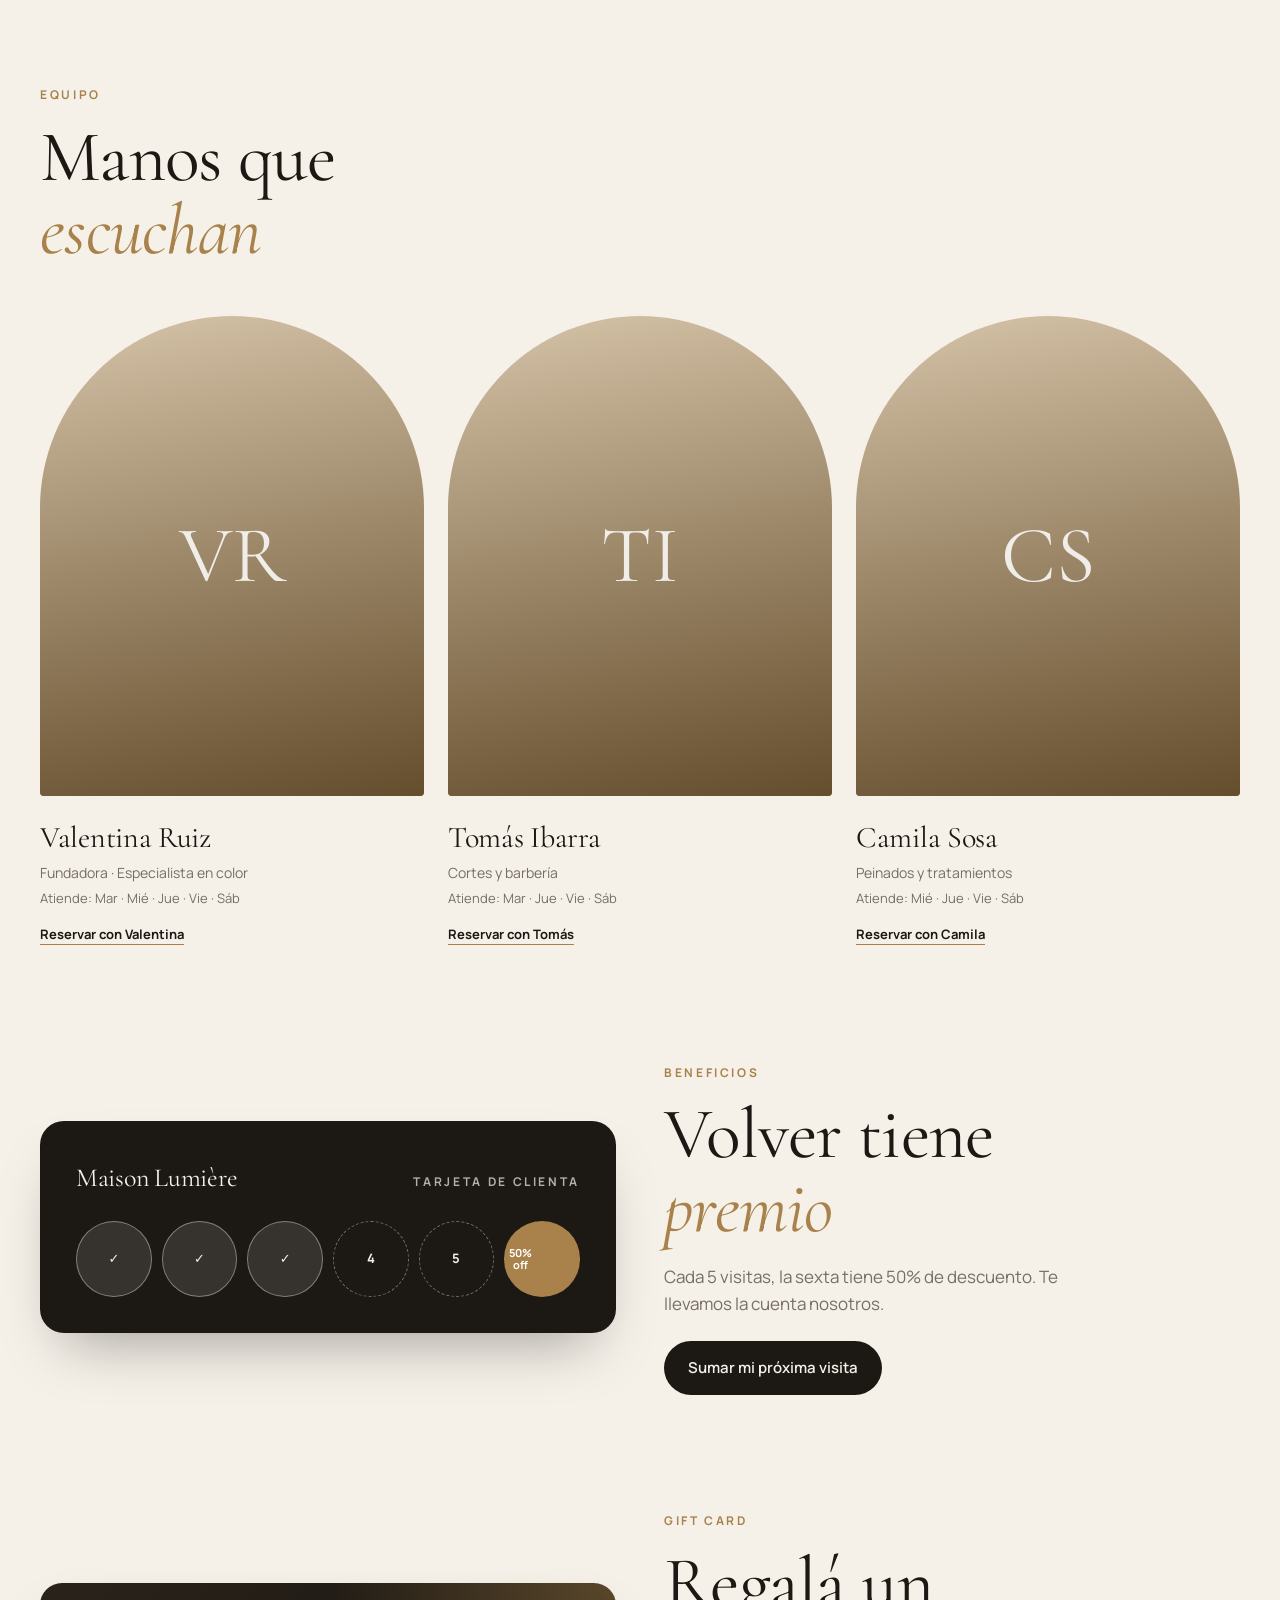
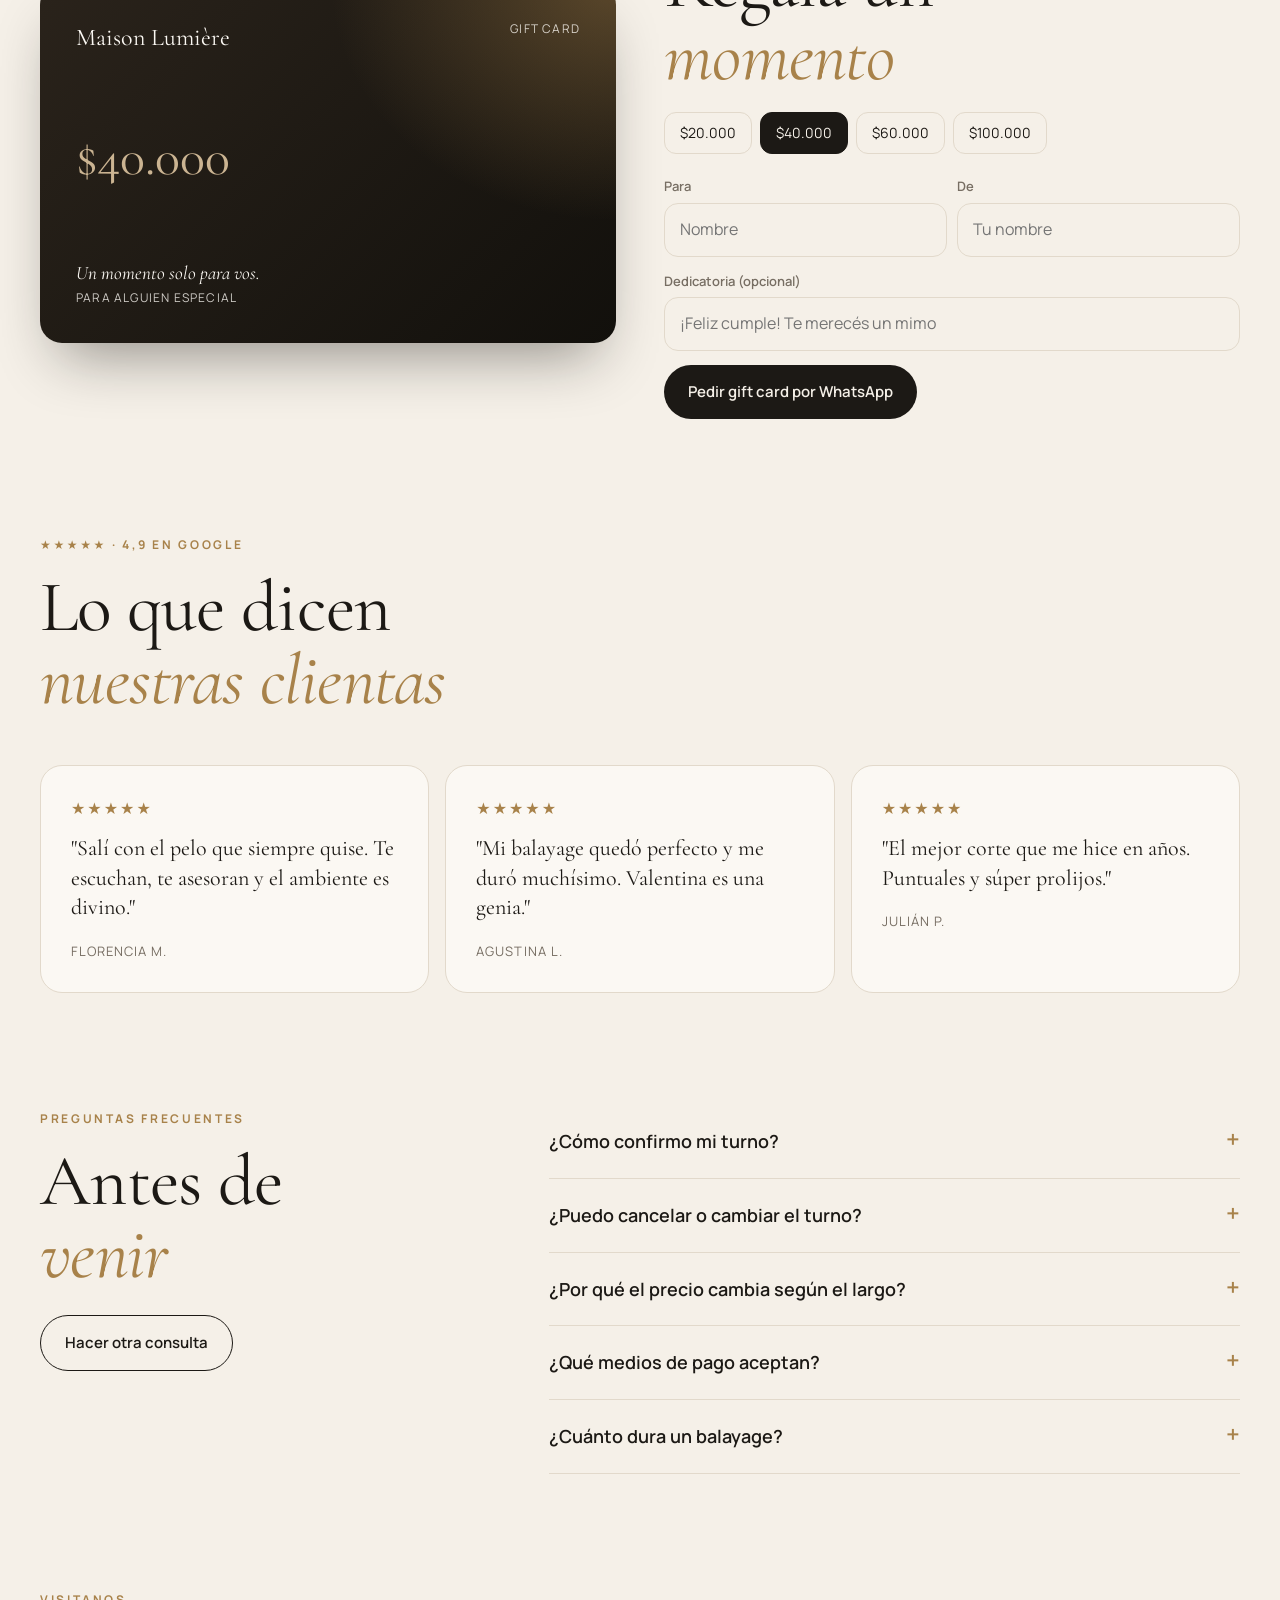
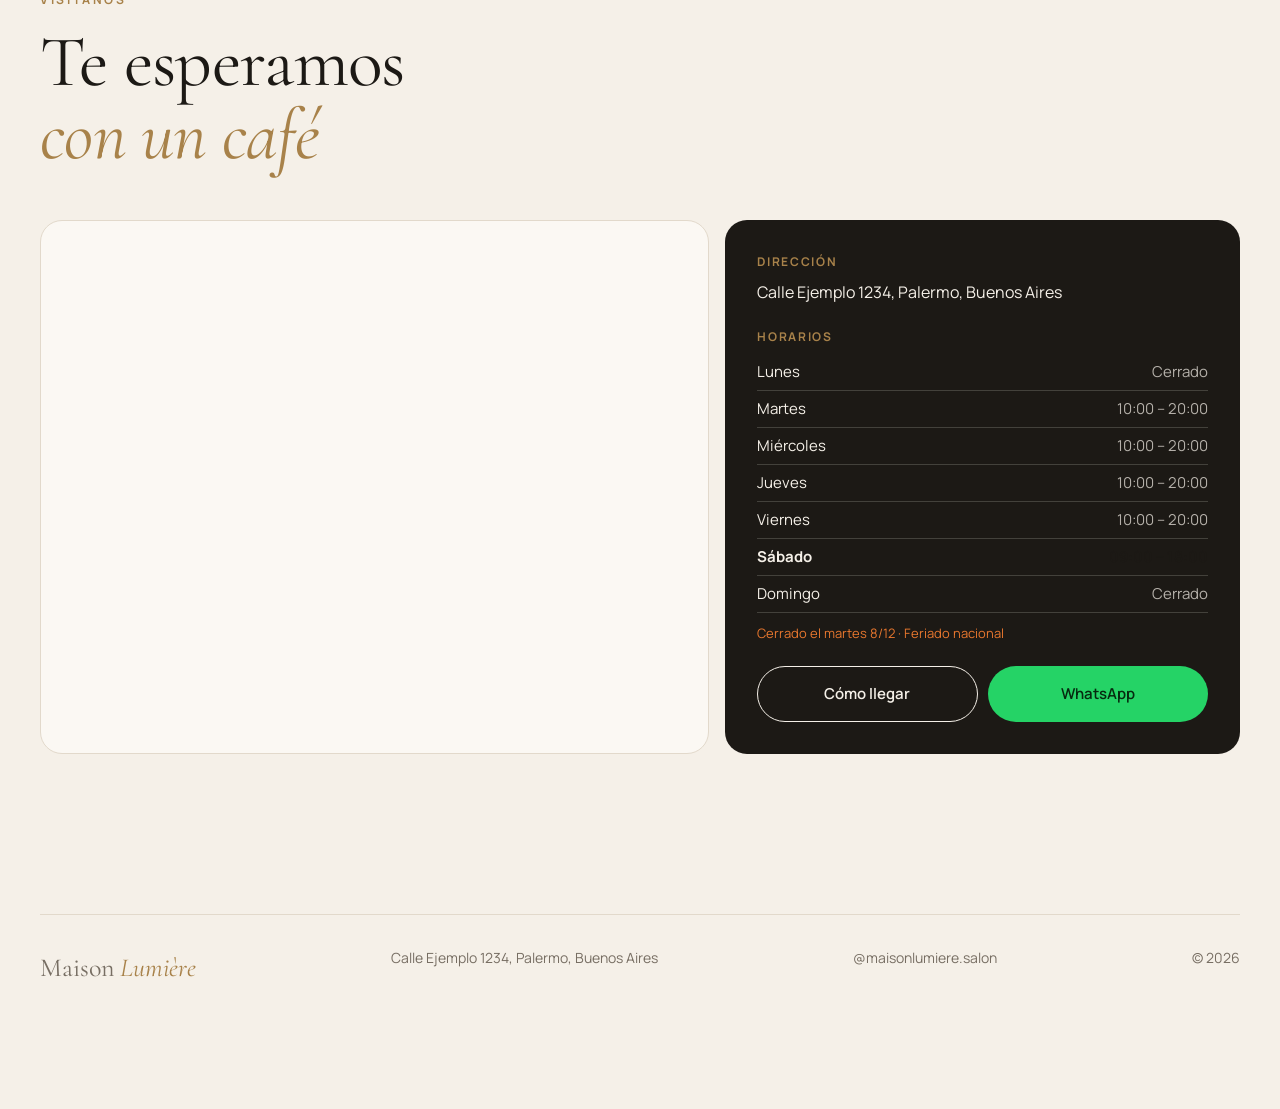
<file: peluqueria/index.html>
<!doctype html>
<html lang="es" data-modo="claro">
<head>
<meta charset="utf-8">
<meta name="viewport" content="width=device-width, initial-scale=1, viewport-fit=cover">
<title>Peluquería</title>
<meta name="description" content="Reservá tu turno online.">
<meta property="og:type" content="website">
<meta name="theme-color" content="#f5f0e8">
<link rel="preconnect" href="https://fonts.googleapis.com">
<link rel="preconnect" href="https://fonts.gstatic.com" crossorigin>
<link id="fuentes" rel="stylesheet" href="https://fonts.googleapis.com/css2?family=Cormorant+Garamond:ital,wght@0,400;0,500;1,400&family=Manrope:wght@400;500;600;700&display=swap">
<link rel="stylesheet" href="../comun/base.css">
<style>
  :root { --accent: #a8824a; --accent-ink: #fff; --accent-soft: rgba(168,130,74,.2); --display: "Cormorant Garamond", "Times New Roman", serif; --body: "Manrope", system-ui, -apple-system, "Segoe UI", sans-serif; }
  [data-modo="claro"] { --bg: #f5f0e8; --surface: #fbf8f3; --surface-2: #efe8dc; --line: #e2d9cb; --text: #1c1915; --muted: #776e63; }
  [data-modo="oscuro"] { --bg: #16130f; --surface: #1f1b16; --surface-2: #2a241d; --line: #3a3229; --text: #f3ece2; --muted: #a89d8e; }
  [data-estilo="rosa"] { --bg: #f8efec; --surface: #fdf8f6; --surface-2: #f1e2dd; --line: #ead6d0; }
  [data-estilo="salvia"] { --bg: #eef0e9; --surface: #f8f9f5; --surface-2: #e2e7dc; --line: #d5dccd; }
  [data-estilo="minimal"] { --bg: #f6f6f4; --surface: #ffffff; --surface-2: #ececea; --line: #e0e0dc; --muted: #6d6d6d; }
  h1, h2, h3, .serif { font-family: var(--display); font-weight: 400; letter-spacing: -.01em; }
  h1 em, h2 em, .serif em { font-style: italic; color: var(--accent); }
  [data-estilo="minimal"] h1 em, [data-estilo="minimal"] h2 em { color: var(--muted); }
  h2 { font-size: clamp(40px, 6vw, 72px); line-height: 1.02; }
  .kicker { font-size: 12px; font-weight: 700; letter-spacing: .22em; text-transform: uppercase; color: var(--accent); }
  [data-estilo="minimal"] .kicker { color: var(--muted); }
  .logo { font-family: var(--display); font-size: 26px; display: inline-block; }
  .logo img { display: inline-block; vertical-align: middle; }
  .logo em { color: var(--accent); }
  @media (max-width: 600px) { .logo { font-size: 22px; } }
  .btn-dark { background: var(--text); color: var(--bg); }
  .btn-line { border: 1px solid currentColor; }
  @media (hover: hover) and (pointer: fine) { .btn-dark:hover:not(:disabled) { background: var(--accent); color: var(--accent-ink); } .btn-line:hover { background: var(--text); color: var(--bg); border-color: var(--text); } }
  .link { font-size: 13px; font-weight: 700; border-bottom: 1px solid var(--accent); padding-bottom: 1px; transition: color 200ms ease; }
  @media (hover: hover) and (pointer: fine) { .link:hover { color: var(--accent); } }
  details.qa summary::after { color: var(--accent); }

  /* ---------- Portada ---------- */
  .hero { min-height: 100svh; padding: 120px 0 64px; display: grid; align-items: center; }
  .hero .wrap { display: grid; grid-template-columns: 1.05fr .95fr; gap: 56px; align-items: center; }
  .hero h1 { font-size: clamp(54px, 8.2vw, 120px); line-height: .95; margin: 20px 0 26px; }
  .hero h1 .line { display: block; overflow: hidden; padding-bottom: .06em; }
  .hero h1 .line > span { display: block; transform: translateY(110%); animation: lineUp 1100ms var(--ease-out) forwards; }
  .hero h1 .line:nth-child(2) > span { animation-delay: 100ms; }
  .hero h1 .line:nth-child(3) > span { animation-delay: 200ms; }
  .hero p.lead { max-width: 440px; color: var(--muted); font-size: 18px; margin-bottom: 30px; }
  .hero-ctas { display: flex; flex-wrap: wrap; gap: 12px; }
  .proof { display: flex; align-items: center; gap: 12px; margin-top: 28px; font-size: 14px; color: var(--muted); flex-wrap: wrap; }
  .proof b { font-family: var(--display); font-size: 32px; font-weight: 500; color: var(--text); line-height: 1; }
  .stars { color: var(--accent); letter-spacing: 2px; }
  .next-free { margin-top: 10px; font-size: 14px; }
  .next-free b { font-weight: 600; }
  .hero-visual { position: relative; aspect-ratio: 4/5; }
  .arch { position: absolute; inset: 0; border-radius: 999px 999px 24px 24px; overflow: hidden;
    background: radial-gradient(60% 50% at 50% 30%, color-mix(in srgb, var(--accent) 45%, #fff), transparent 70%), linear-gradient(170deg, color-mix(in srgb, var(--accent) 50%, #fff), color-mix(in srgb, var(--accent) 70%, #000) 75%);
    clip-path: inset(100% 0 0 0 round 999px 999px 24px 24px); animation: archIn 1400ms var(--ease-in-out) 200ms forwards; }
  .arch img { transform: scale(1.12); animation: settle 1800ms var(--ease-out) 200ms forwards; }
  .seal { position: absolute; left: -36px; bottom: 48px; width: 132px; height: 132px; border-radius: 50%; background: var(--text); color: var(--bg); display: grid; place-items: center;
    opacity: 0; animation: rise 900ms var(--ease-out) 900ms forwards; }
  .seal svg { position: absolute; inset: 0; width: 100%; height: 100%; animation: spin 22s linear infinite; }
  .seal b { font-family: var(--display); font-size: 32px; font-weight: 400; color: var(--accent); }
  [data-estilo="minimal"] .seal b { color: var(--bg); }
  .intro { opacity: 0; animation: rise 900ms var(--ease-out) forwards; }
  .d1 { animation-delay: 350ms; } .d2 { animation-delay: 450ms; } .d3 { animation-delay: 550ms; }
  @keyframes lineUp { to { transform: none; } }
  @keyframes archIn { to { clip-path: inset(0 0 0 0 round 999px 999px 24px 24px); } }
  @keyframes settle { to { transform: none; } }
  @keyframes spin { to { transform: rotate(360deg); } }
  @media (max-width: 900px) { .hero .wrap { grid-template-columns: 1fr; gap: 40px; } .hero-visual { max-width: 400px; width: 100%; margin-inline: auto; } .seal { left: 0; width: 104px; height: 104px; } }

  main > section { padding: 112px 0 0; }
  main > section:last-child { padding-bottom: 112px; }
  main > section.hero { padding: 120px 0 64px; }
  main > section.band { margin-top: 112px; padding: 96px 0; background: var(--surface-2); }
  main > section.band + section { padding-top: 96px; }
  .head { display: flex; flex-wrap: wrap; gap: 20px 32px; justify-content: space-between; align-items: flex-end; margin-bottom: 48px; }
  .head h2 { margin-top: 14px; }
  .head p { max-width: 400px; color: var(--muted); }

  /* ---------- Menú de servicios ---------- */
  .menu-bar { display: flex; flex-wrap: wrap; gap: 12px; justify-content: space-between; align-items: center; margin-bottom: 18px; }
  .cats { display: flex; gap: 8px; overflow-x: auto; scrollbar-width: none; }
  .cats::-webkit-scrollbar { display: none; }
  .cats .chip { flex: none; }
  .cats .chip[aria-pressed="true"] { background: var(--text); color: var(--bg); border-color: var(--text); }
  .search { position: relative; flex: 1; max-width: 300px; min-width: 200px; }
  .search input { width: 100%; padding: 11px 16px 11px 40px; border-radius: 999px; border: 1px solid var(--line); background: var(--surface); color: var(--text); font: inherit; font-size: 15px; }
  .search input:focus { outline: none; border-color: var(--accent); }
  .search svg { position: absolute; left: 14px; top: 50%; transform: translateY(-50%); width: 16px; height: 16px; color: var(--muted); }
  .menu { display: grid; grid-template-columns: 1fr 1fr; gap: 0 64px; }
  .svc { display: grid; grid-template-columns: 1fr auto; gap: 2px 20px; padding: 22px 0; border-bottom: 1px solid var(--line); animation: rise 400ms var(--ease-out) both; animation-delay: var(--d, 0ms); }
  .svc h3 { font-size: 27px; line-height: 1.2; }
  .svc .price { font-family: var(--display); font-size: 26px; color: var(--accent); white-space: nowrap; text-align: right; }
  [data-estilo="minimal"] .svc .price { color: var(--text); }
  .svc .price small { font-family: var(--body); font-size: 12px; color: var(--muted); display: block; line-height: 1; }
  .svc p { color: var(--muted); font-size: 15px; }
  .svc .meta { display: flex; gap: 14px; align-items: center; justify-content: flex-end; }
  .svc .dur { font-size: 13px; color: var(--muted); white-space: nowrap; }
  @media (max-width: 860px) { .menu { grid-template-columns: 1fr; } .search { max-width: none; } }

  /* ---------- Reserva ---------- */
  .book { display: grid; grid-template-columns: 1fr 370px; gap: 24px; align-items: start; }
  .book > * { min-width: 0; }
  .step { padding: 26px; border-radius: var(--radius); background: var(--surface); border: 1px solid var(--line); margin-bottom: 14px; transition: opacity 250ms ease; }
  .step.locked { opacity: .45; pointer-events: none; }
  .step-head { display: flex; align-items: center; gap: 14px; margin-bottom: 18px; flex-wrap: wrap; row-gap: 4px; }
  .step-head b { width: 30px; height: 30px; flex: none; border-radius: 50%; display: grid; place-items: center; font-size: 13px; background: var(--surface-2); color: var(--text); transition: background-color 250ms ease, color 250ms ease; }
  .step.done .step-head b { background: var(--accent); color: var(--accent-ink); }
  .step-head h3 { font-size: 26px; }
  .step-head small { margin-left: auto; color: var(--muted); font-size: 13px; }
  .sub-q { text-align: left; margin-top: 18px; padding-top: 16px; border-top: 1px dashed var(--line); }
  .sub-q p { font-size: 14px; font-weight: 600; margin-bottom: 10px; }
  .pick { display: grid; grid-template-columns: repeat(auto-fill, minmax(210px, 1fr)); gap: 8px; }
  .pick button { text-align: left; padding: 13px 15px; border-radius: 14px; border: 1px solid var(--line); background: var(--bg);
    transition: background-color 200ms ease, border-color 200ms ease, color 200ms ease, transform 160ms var(--ease-out); }
  .pick button:active:not(:disabled) { transform: scale(0.98); }
  .pick button strong { display: block; font-size: 15px; font-weight: 600; }
  .pick button span { font-size: 13px; color: var(--muted); }
  .pick button[aria-pressed="true"] { background: var(--text); color: var(--bg); border-color: var(--text); }
  .pick button[aria-pressed="true"] span { color: inherit; opacity: .7; }
  .pick button:disabled { opacity: .4; }
  @media (hover: hover) and (pointer: fine) { .pick button:hover:not(:disabled):not([aria-pressed="true"]) { border-color: var(--accent); } }
  .days { display: flex; gap: 8px; overflow-x: auto; scrollbar-width: none; padding: 2px 0 4px; }
  .days::-webkit-scrollbar { display: none; }
  .day { position: relative; flex: none; width: 70px; padding: 11px 0 13px; border-radius: 14px; border: 1px solid var(--line); background: var(--bg); text-align: center;
    transition: background-color 200ms ease, border-color 200ms ease, color 200ms ease, transform 160ms var(--ease-out); }
  .day:active:not(:disabled) { transform: scale(0.97); }
  .day small { display: block; font-size: 11px; color: var(--muted); text-transform: uppercase; letter-spacing: .08em; }
  .day strong { font-family: var(--display); font-size: 28px; font-weight: 500; line-height: 1.1; }
  .day em { position: absolute; left: 0; right: 0; bottom: 3px; font-style: normal; font-size: 10px; font-weight: 700; color: var(--warn); }
  .day[aria-pressed="true"] { background: var(--text); color: var(--bg); border-color: var(--text); }
  .day[aria-pressed="true"] small { color: inherit; opacity: .7; }
  .day:disabled { opacity: .3; }
  .day:disabled strong { text-decoration: line-through; }
  .slots-group + .slots-group { margin-top: 16px; }
  .slots-group p { font-size: 12px; letter-spacing: .14em; text-transform: uppercase; color: var(--muted); margin-bottom: 8px; }
  .slots { display: grid; grid-template-columns: repeat(auto-fill, minmax(78px, 1fr)); gap: 8px; }
  .slot { padding: 11px 0; border-radius: 12px; border: 1px solid var(--line); background: var(--bg); font-size: 15px; font-variant-numeric: tabular-nums;
    transition: background-color 200ms ease, border-color 200ms ease, color 200ms ease, transform 160ms var(--ease-out); }
  .slot:active { transform: scale(0.96); }
  .slot[aria-pressed="true"] { background: var(--text); color: var(--bg); border-color: var(--text); }
  .hint { color: var(--muted); font-size: 14px; }
  .check { display: flex; gap: 10px; align-items: center; font-size: 15px; cursor: pointer; }
  .check input { width: 20px; height: 20px; accent-color: var(--accent); }
  .summary { position: sticky; top: 96px; padding: 26px; border-radius: var(--radius); background: var(--text); color: var(--bg); }
  .summary h3 { font-size: 30px; margin-bottom: 16px; }
  .sum-list { display: grid; gap: 9px; font-size: 14px; margin-bottom: 16px; min-height: 40px; }
  .sum-row { display: flex; justify-content: space-between; gap: 12px; }
  .sum-row span:first-child { opacity: .65; }
  .sum-row span:last-child { text-align: right; font-weight: 600; }
  .sum-row.disc span:last-child { color: color-mix(in srgb, var(--accent) 70%, var(--bg)); }
  .total { display: flex; justify-content: space-between; align-items: baseline; padding-top: 14px; border-top: 1px solid color-mix(in srgb, var(--bg) 20%, transparent); margin-bottom: 16px; }
  .total strong { font-family: var(--display); font-size: 40px; font-weight: 500; line-height: 1; font-variant-numeric: tabular-nums; }
  .total small { opacity: .65; font-size: 13px; }
  .missing { font-size: 13px; opacity: .7; text-align: center; margin-top: 10px; }
  @media (max-width: 960px) { .book { grid-template-columns: 1fr; } .summary { position: static; } }
  @media (max-width: 600px) { .step { padding: 20px 16px; } .step-head small { width: 100%; margin-left: 44px; } .pick { grid-template-columns: 1fr; } }

  /* ---------- Combos ---------- */
  .combos { display: grid; grid-template-columns: repeat(auto-fit, minmax(270px, 1fr)); gap: 16px; }
  .combo { display: flex; flex-direction: column; gap: 8px; padding: 28px; border-radius: var(--radius); background: var(--surface); border: 1px solid var(--line); position: relative; overflow: hidden; }
  .combo .off { position: absolute; top: 18px; right: 18px; font-size: 12px; font-weight: 700; padding: 5px 11px; border-radius: 999px; background: var(--accent); color: var(--accent-ink); }
  .combo h3 { font-size: 32px; line-height: 1.1; padding-right: 60px; }
  .combo p { color: var(--muted); font-size: 15px; }
  .combo ul { list-style: none; font-size: 14px; display: grid; gap: 4px; margin: 6px 0 10px; }
  .combo li::before { content: "+ "; color: var(--accent); font-weight: 700; }
  .combo .prices { display: flex; align-items: baseline; gap: 10px; margin-top: auto; }
  .combo .prices s { color: var(--muted); font-size: 15px; }
  .combo .prices strong { font-family: var(--display); font-size: 36px; font-weight: 500; }
  .combo .btn { margin-top: 12px; }

  /* ---------- Trabajos / galería ---------- */
  .works { display: grid; grid-template-columns: repeat(auto-fit, minmax(300px, 1fr)); gap: 16px; }
  .works figcaption { margin-top: 12px; color: var(--muted); font-size: 14px; text-align: center; }
  .gallery { display: grid; grid-template-columns: repeat(4, 1fr); gap: 12px; margin-top: 16px; }
  .shot { position: relative; aspect-ratio: 3/4; border-radius: 18px; overflow: hidden; background: linear-gradient(160deg, color-mix(in srgb, var(--accent) 40%, var(--surface-2)), var(--surface-2)); }
  .shot img { transition: transform 800ms var(--ease-out); }
  @media (hover: hover) and (pointer: fine) { .shot:hover img { transform: scale(1.04); } }
  .shot span { position: absolute; left: 14px; bottom: 12px; font-size: 12px; letter-spacing: .14em; text-transform: uppercase; color: #fff; text-shadow: 0 1px 8px rgba(0,0,0,.5); }
  @media (max-width: 760px) { .gallery { grid-template-columns: 1fr 1fr; } }

  /* ---------- Equipo ---------- */
  .team { display: grid; grid-template-columns: repeat(auto-fit, minmax(240px, 1fr)); gap: 24px; }
  .member .photo { position: relative; aspect-ratio: 4/5; border-radius: 999px 999px 18px 18px; overflow: hidden; margin-bottom: 18px; display: grid; place-items: center;
    background: linear-gradient(170deg, color-mix(in srgb, var(--accent) 35%, var(--surface-2)), color-mix(in srgb, var(--accent) 60%, #000)); }
  .member .photo span { font-family: var(--display); font-size: 80px; color: rgba(255,255,255,.85); }
  .member .photo img { position: absolute; inset: 0; }
  .member h3 { font-size: 30px; }
  .member p { color: var(--muted); font-size: 14px; }
  .member .days-txt { font-size: 13px; margin: 4px 0 12px; }

  /* ---------- Fidelidad ---------- */
  .loyal { display: grid; grid-template-columns: 1fr 1fr; gap: 48px; align-items: center; }
  .stamp-card { padding: clamp(24px, 4vw, 36px); border-radius: 24px; background: var(--text); color: var(--bg); box-shadow: 0 30px 60px -24px rgba(0,0,0,.35); }
  .stamp-card .top { display: flex; justify-content: space-between; align-items: baseline; margin-bottom: 22px; }
  .stamp-card .top .serif { font-size: 26px; }
  .stamps { display: grid; grid-template-columns: repeat(auto-fit, minmax(54px, 1fr)); gap: 10px; }
  .stamp { aspect-ratio: 1; border-radius: 50%; border: 1.5px dashed color-mix(in srgb, var(--bg) 40%, transparent); display: grid; place-items: center; font-size: 13px; font-weight: 700; }
  .stamp.on { border-style: solid; background: color-mix(in srgb, var(--bg) 12%, transparent); animation: rise 500ms var(--ease-out) both; animation-delay: var(--d); }
  .stamp.gift { background: var(--accent); color: var(--accent-ink); border-color: var(--accent); font-size: 11px; line-height: 1.1; padding: 4px; }
  .stamp.gift span { text-align: center; }
  .loyal p { color: var(--muted); font-size: 17px; margin: 18px 0 24px; max-width: 440px; }
  @media (max-width: 860px) { .loyal { grid-template-columns: 1fr; gap: 28px; } }

  /* ---------- Gift card ---------- */
  .gift { display: grid; grid-template-columns: 1fr 1fr; gap: 48px; align-items: center; }
  .gcard { aspect-ratio: 1.6; border-radius: 22px; padding: clamp(22px, 4vw, 36px); display: flex; flex-direction: column; justify-content: space-between; color: #fbf8f3;
    background: radial-gradient(90% 120% at 100% 0%, color-mix(in srgb, var(--accent) 45%, transparent), transparent 55%), linear-gradient(135deg, #2a231b, #12100c); box-shadow: 0 30px 60px -20px rgba(22,19,15,.45); }
  .gcard .top { display: flex; justify-content: space-between; align-items: start; gap: 12px; }
  .gcard .brand { font-family: var(--display); font-size: 24px; }
  .gcard .amt { font-family: var(--display); font-size: clamp(36px, 5vw, 52px); color: color-mix(in srgb, var(--accent) 60%, #fff); line-height: 1; }
  .gcard .to { font-size: 12px; letter-spacing: .1em; text-transform: uppercase; opacity: .8; }
  .gcard .msg { font-family: var(--display); font-style: italic; font-size: 19px; min-height: 1.4em; }
  .amounts { margin: 18px 0 22px; }
  .amounts .opt[aria-pressed="true"] { background: var(--text); color: var(--bg); border-color: var(--text); }
  @media (max-width: 860px) { .gift { grid-template-columns: 1fr; gap: 32px; } }

  /* ---------- Opiniones / FAQ ---------- */
  .quotes { display: grid; grid-template-columns: repeat(auto-fit, minmax(260px, 1fr)); gap: 16px; }
  .quote { padding: 30px; border-radius: var(--radius); background: var(--surface); border: 1px solid var(--line); }
  .quote .stars { margin-bottom: 12px; }
  .quote p { font-family: var(--display); font-size: 22px; line-height: 1.35; margin-bottom: 18px; }
  .quote figcaption { font-size: 13px; color: var(--muted); letter-spacing: .08em; text-transform: uppercase; }
  .faq { display: grid; grid-template-columns: .8fr 1.2fr; gap: 48px; }
  @media (max-width: 860px) { .faq { grid-template-columns: 1fr; gap: 24px; } }
  .info { background: var(--text); color: var(--bg); border: 0; }
  .info h3 { color: var(--accent); }
  .info .hours td { border-color: color-mix(in srgb, var(--bg) 18%, transparent); }
  .info .hours td:last-child { color: inherit; opacity: .7; }
  .info .hours tr.today td:last-child { opacity: 1; }
  .info .btn-line { color: var(--bg); }
  [data-modo="oscuro"] .map iframe { filter: invert(.9) hue-rotate(180deg) saturate(.6); }
  [data-modo="claro"] .map iframe { filter: sepia(.25) saturate(.85); }
  .sheet h2 { font-size: 40px; }

  @media (prefers-reduced-motion: reduce) {
    .hero h1 .line > span, .intro, .seal, .svc, .stamp.on { animation: none; opacity: 1; transform: none; }
    .arch { animation: none; clip-path: none; } .arch img { animation: none; transform: none; } .seal svg { animation: none; }
  }
</style>
</head>
<body>
  <div data-aviso></div>
  <header class="nav" id="nav">
    <div class="wrap">
      <a href="#" class="logo" data-logo></a>
      <nav class="nav-links" aria-label="Secciones" data-navlinks></nav>
      <span class="status" data-status><i></i>…</span>
      <a href="#turnos" class="btn btn-dark">Pedir turno</a>
    </div>
  </header>

  <main data-main></main>

  <footer><div class="wrap"><span class="logo" data-logo></span><span data-address></span><a data-instagram target="_blank" rel="noopener"></a><span>© <span data-year></span></span></div></footer>

  <a class="wa-float" data-wa-link="Hola! Quería hacer una consulta" aria-label="Escribinos por WhatsApp" data-icon="wa"></a>
  <div class="dock" data-dock>
    <a href="#turnos" class="btn btn-dark">Pedir turno</a>
    <a class="btn btn-ghost" data-directions target="_blank" rel="noopener" aria-label="Cómo llegar" data-icon="pin"></a>
    <a class="btn btn-wa" data-wa-link="Hola! Quería hacer una consulta" aria-label="WhatsApp" data-icon="wa"></a>
  </div>

  <dialog class="sheet" data-done-modal aria-labelledby="done-title">
    <div class="sheet-in">
      <div class="done">
        <div class="ok">✓</div>
        <h2 id="done-title">¡Pedido enviado!</h2>
        <p data-done-text></p>
        <a class="btn btn-mp" data-sena target="_blank" rel="noopener" hidden></a>
        <button type="button" class="btn btn-dark" data-ics>Agregar a mi calendario</button>
        <button type="button" class="btn btn-ghost" data-done-close>Listo</button>
      </div>
    </div>
  </dialog>

  <script src="config.js"></script>
  <script src="../comun/nucleo.js"></script>
  <script src="app.js"></script>
</body>
</html>
</file>
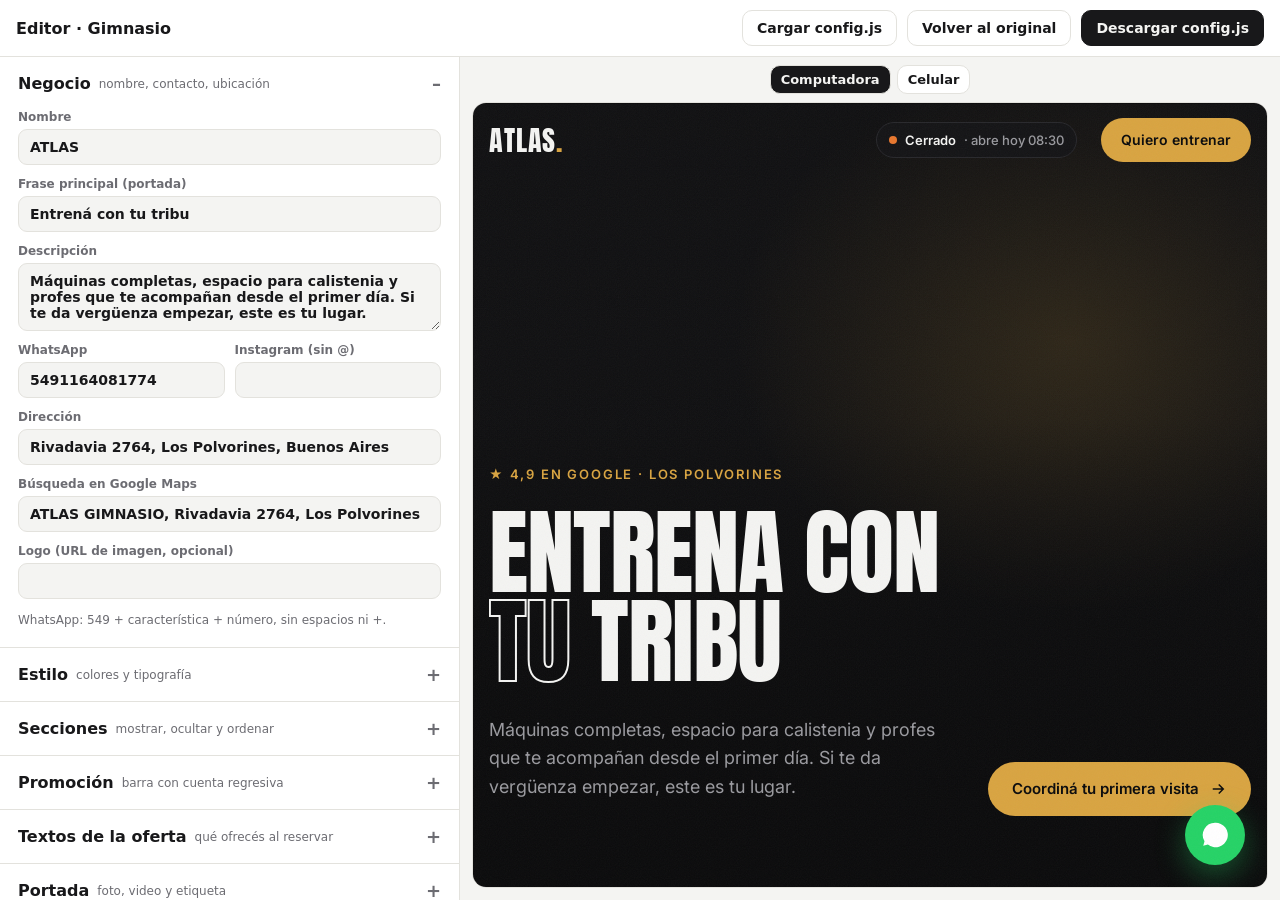
<file: atlas/editor.html>
<!doctype html>
<html lang="es">
<head>
<meta charset="utf-8">
<meta name="viewport" content="width=device-width, initial-scale=1">
<title>Editor · Atlas Gimnasio</title>
<link rel="stylesheet" href="../comun/editor.css">
</head>
<body>
<script src="config.js"></script>
<script src="esquema.js"></script>
<script src="../comun/editor.js"></script>
</body>
</html>
</file>
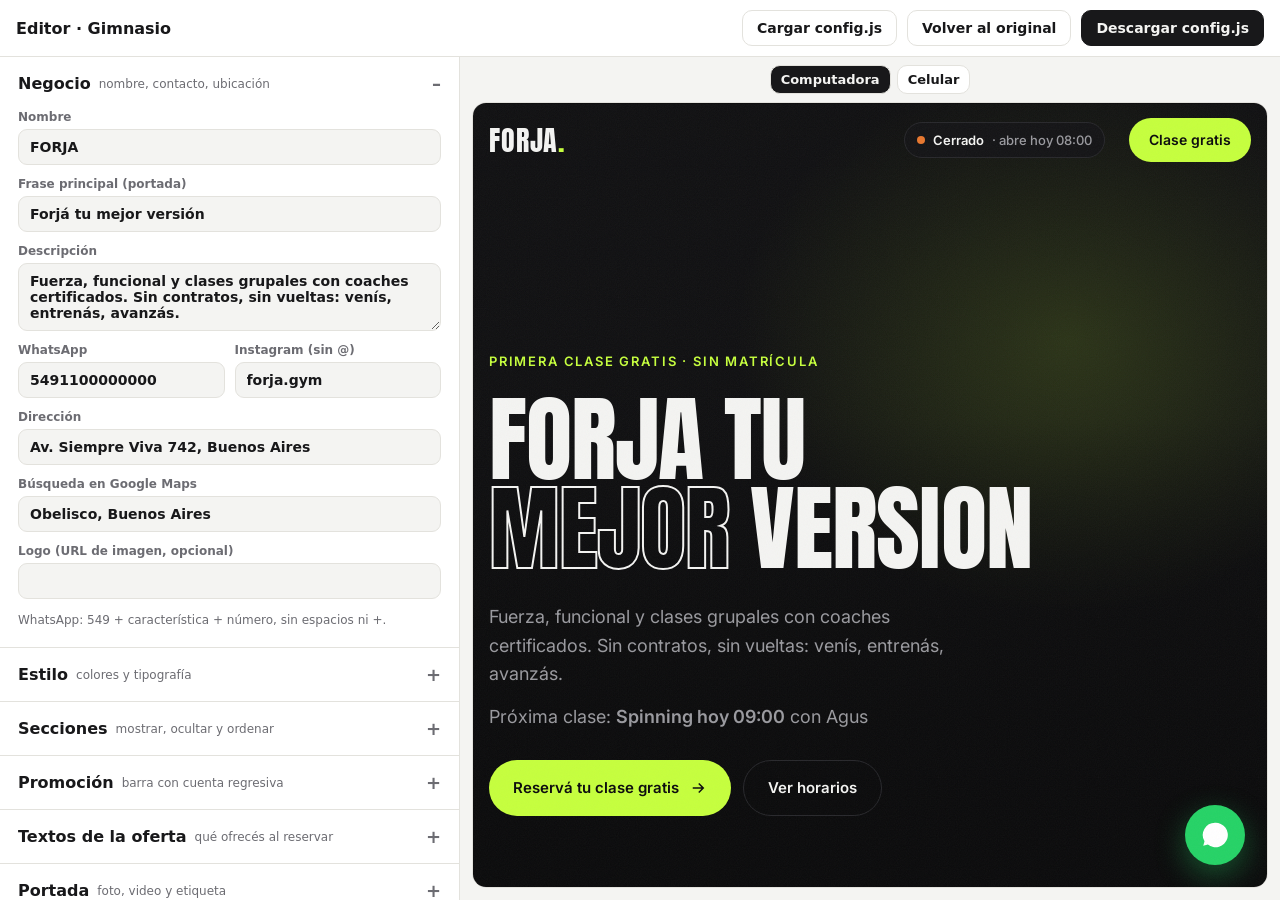
<file: gimnasio/editor.html>
<!doctype html>
<html lang="es">
<head>
<meta charset="utf-8">
<meta name="viewport" content="width=device-width, initial-scale=1">
<title>Editor del gimnasio</title>
<link rel="stylesheet" href="../comun/editor.css">
</head>
<body>
<script src="config.js"></script>
<script src="esquema.js"></script>
<script src="../comun/editor.js"></script>
</body>
</html>
</file>
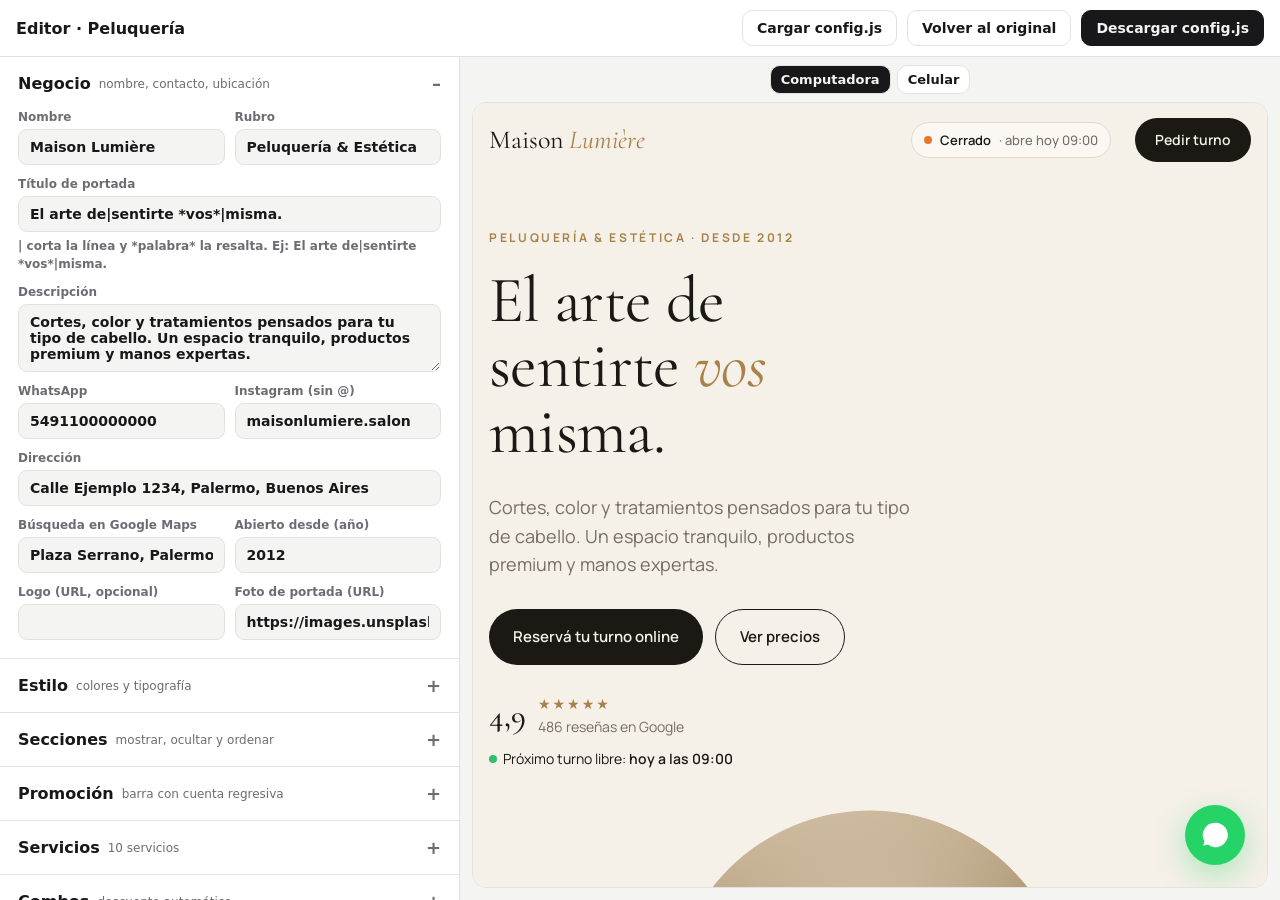
<file: peluqueria/editor.html>
<!doctype html>
<html lang="es">
<head>
<meta charset="utf-8">
<meta name="viewport" content="width=device-width, initial-scale=1">
<title>Editor de la peluquería</title>
<link rel="stylesheet" href="../comun/editor.css">
</head>
<body>
<script src="config.js"></script>
<script src="esquema.js"></script>
<script src="../comun/editor.js"></script>
</body>
</html>
</file>
<file: comun/base.css>
/* =====================================================================
   ESTILOS COMPARTIDOS
   Cada plantilla define sus variables (--bg, --surface, --text, --accent,
   --display, --body, ...) y su propio estilo encima de esto.
   ===================================================================== */
:root {
  --ease-out: cubic-bezier(0.23, 1, 0.32, 1);
  --ease-in-out: cubic-bezier(0.77, 0, 0.175, 1);
  --radius: 22px;
  --ok: #2fbf71;
  --warn: #e8772e;
}
* { box-sizing: border-box; margin: 0; padding: 0; }
html { scroll-behavior: smooth; scroll-padding-top: 88px; }
body { background: var(--bg); color: var(--text); font-family: var(--body); line-height: 1.6; -webkit-font-smoothing: antialiased; overflow-x: hidden; }
img, video { display: block; width: 100%; height: 100%; object-fit: cover; }
a { color: inherit; text-decoration: none; }
button { font: inherit; color: inherit; background: none; border: 0; cursor: pointer; }
button:disabled { cursor: not-allowed; }
.wrap { width: min(1200px, 100% - 32px); margin-inline: auto; }
:focus-visible { outline: 2px solid var(--accent); outline-offset: 3px; border-radius: 8px; }
[hidden] { display: none !important; }

/* ---------- Botones ---------- */
.btn { display: inline-flex; align-items: center; justify-content: center; gap: 10px; padding: 15px 24px; border-radius: 999px; font-weight: 600; font-size: 15px; white-space: nowrap;
  transition: transform 160ms var(--ease-out), background-color 200ms ease, color 200ms ease, border-color 200ms ease, filter 200ms ease, opacity 200ms ease; }
.btn:active:not(:disabled) { transform: scale(0.97); }
.btn:disabled { opacity: .4; }
.btn-primary { background: var(--accent); color: var(--accent-ink); }
.btn-ghost { border: 1px solid var(--line); }
.btn-wa { background: #25d366; color: #06290f; }
.btn-mp { background: #009ee3; color: #fff; }
.btn-sm { padding: 10px 16px; font-size: 14px; }
.btn-block { width: 100%; }
.btn svg { width: 18px; height: 18px; flex: none; }
@media (hover: hover) and (pointer: fine) {
  .btn-primary:hover:not(:disabled), .btn-mp:hover, .btn-wa:hover:not(:disabled) { filter: brightness(1.08); }
  .btn-ghost:hover { border-color: var(--text); }
}

/* ---------- Estado abierto / cerrado ---------- */
.status { display: inline-flex; align-items: center; gap: 8px; font-size: 13px; font-weight: 600; padding: 7px 12px; border-radius: 999px; background: var(--surface); border: 1px solid var(--line); white-space: nowrap; }
.status i { width: 8px; height: 8px; border-radius: 50%; background: var(--warn); flex: none; }
.status.open i { background: var(--ok); box-shadow: 0 0 0 4px color-mix(in srgb, var(--ok) 20%, transparent); }
.status span { color: var(--muted); font-weight: 500; }
.dot { display: inline-block; width: 8px; height: 8px; border-radius: 50%; background: var(--ok); margin-right: 6px; vertical-align: 1px; }

/* ---------- Barra de promoción ---------- */
.aviso { position: relative; z-index: 51; background: var(--accent); color: var(--accent-ink); font-size: 14px; font-weight: 600; }
.aviso .wrap { display: flex; align-items: center; justify-content: center; gap: 8px 16px; flex-wrap: wrap; min-height: 42px; padding: 8px 36px; text-align: center; }
.aviso a { text-decoration: underline; text-underline-offset: 3px; }
.count { display: inline-flex; gap: 4px; font-variant-numeric: tabular-nums; }
.count b { background: var(--accent-ink); color: var(--accent); padding: 1px 6px; border-radius: 6px; font-size: 13px; }
.aviso .cerrar { position: absolute; right: 10px; top: 50%; transform: translateY(-50%); width: 28px; height: 28px; border-radius: 50%; display: grid; place-items: center; }

/* ---------- Navegación ---------- */
.nav { position: sticky; top: 0; z-index: 50; border-bottom: 1px solid transparent; transition: background-color 250ms ease, border-color 250ms ease; margin-bottom: -74px; }
.nav.scrolled { background: color-mix(in srgb, var(--bg) 86%, transparent); backdrop-filter: blur(14px); -webkit-backdrop-filter: blur(14px); border-color: var(--line); }
.nav .wrap { display: flex; align-items: center; gap: 24px; height: 74px; }
.logo { white-space: nowrap; display: inline-flex; align-items: center; }
.logo img { height: 40px; width: auto; object-fit: contain; }
.nav-links { display: flex; gap: 26px; font-size: 14px; color: var(--muted); margin-left: auto; }
.nav-links a { transition: color 200ms ease; }
@media (hover: hover) and (pointer: fine) { .nav-links a:hover { color: var(--text); } }
.nav .btn { padding: 11px 20px; font-size: 14px; }
@media (max-width: 1080px) { .nav-links { display: none; } .nav .status { margin-left: auto; } }
@media (max-width: 560px) { .nav .btn { display: none; } .nav .status span { display: none; } .nav .wrap { gap: 12px; } }

/* ---------- Opciones, chips y formularios ---------- */
.opts { display: flex; flex-wrap: wrap; gap: 8px; }
.opt, .chip { padding: 9px 15px; border-radius: 12px; border: 1px solid var(--line); font-size: 14px;
  transition: background-color 200ms ease, color 200ms ease, border-color 200ms ease, transform 160ms var(--ease-out); }
.chip { border-radius: 999px; color: var(--muted); }
.opt:active, .chip:active { transform: scale(0.97); }
.opt[aria-pressed="true"] { background: var(--accent); color: var(--accent-ink); border-color: var(--accent); }
.chip[aria-pressed="true"] { color: var(--text); border-color: var(--text); background: var(--surface-2); }
.field { display: grid; gap: 6px; margin-bottom: 14px; }
.field label { font-size: 13px; font-weight: 600; color: var(--muted); }
.field input, .field select, .field textarea { width: 100%; padding: 13px 15px; border-radius: 14px; border: 1px solid var(--line); background: var(--bg); color: var(--text); font: inherit; font-size: 16px; }
.field textarea { resize: vertical; min-height: 80px; }
.field input:focus, .field select:focus, .field textarea:focus { outline: none; border-color: var(--accent); }
.row2 { display: grid; grid-template-columns: 1fr 1fr; gap: 10px; }
.error { color: var(--warn); font-size: 13px; min-height: 18px; }
.note { font-size: 13px; color: var(--muted); text-align: center; margin-top: 12px; }
.empty { padding: 36px; text-align: center; color: var(--muted); border: 1px dashed var(--line); border-radius: 18px; }

/* ---------- Preguntas frecuentes ---------- */
details.qa { border-bottom: 1px solid var(--line); }
details.qa summary { list-style: none; display: flex; justify-content: space-between; gap: 16px; padding: 22px 0; font-size: 18px; font-weight: 600; cursor: pointer; }
details.qa summary::-webkit-details-marker { display: none; }
details.qa summary::after { content: "+"; font-size: 24px; line-height: 1; color: var(--accent); transition: transform 200ms var(--ease-out); flex: none; }
details.qa[open] summary::after { transform: rotate(45deg); }
details.qa p { color: var(--muted); padding: 0 32px 22px 0; animation: rise 300ms var(--ease-out); }

/* ---------- Ubicación ---------- */
.visit { display: grid; grid-template-columns: 1.3fr 1fr; gap: 16px; }
.map { border-radius: var(--radius); overflow: hidden; min-height: 380px; background: var(--surface); border: 1px solid var(--line); }
.map iframe { width: 100%; height: 100%; min-height: 380px; border: 0; }
.info { padding: 32px; border-radius: var(--radius); background: var(--surface); border: 1px solid var(--line); display: flex; flex-direction: column; gap: 22px; }
.info h3 { font-family: var(--body); font-size: 12px; font-weight: 700; letter-spacing: .14em; text-transform: uppercase; color: var(--muted); margin-bottom: 8px; }
.hours { width: 100%; border-collapse: collapse; font-size: 15px; }
.hours td { padding: 6px 0; border-bottom: 1px solid var(--line); }
.hours td:last-child { text-align: right; color: var(--muted); }
.hours tr.today td { font-weight: 700; }
.hours tr.today td:last-child { color: var(--text); }
.info .warn { font-size: 13px; color: var(--warn); margin-top: 10px; }
.info .actions { display: grid; grid-template-columns: 1fr 1fr; gap: 10px; margin-top: auto; }
@media (max-width: 860px) { .visit { grid-template-columns: 1fr; } .info .actions { grid-template-columns: 1fr; } }

/* ---------- Antes / después ---------- */
.compare { position: relative; aspect-ratio: 4/3; border-radius: var(--radius); overflow: hidden; user-select: none; touch-action: pan-y; --pos: 50%;
  background: linear-gradient(120deg, var(--surface-2), var(--surface)); }
.compare .cmp-a, .compare .cmp-b { position: absolute; inset: 0; }
.compare .cmp-a { filter: grayscale(.2); }
.compare .cmp-b { clip-path: inset(0 0 0 var(--pos)); background: linear-gradient(120deg, var(--accent-soft), var(--surface-2)); }
.compare .lbl { position: absolute; top: 14px; font-size: 11px; font-weight: 700; letter-spacing: .14em; text-transform: uppercase; padding: 6px 11px; border-radius: 999px; background: rgba(0,0,0,.55); color: #fff; backdrop-filter: blur(6px); }
.compare .lbl.l { left: 14px; } .compare .lbl.r { right: 14px; }
.compare .handle { position: absolute; top: 0; bottom: 0; left: var(--pos); width: 2px; background: #fff; transform: translateX(-1px); pointer-events: none; }
.compare .handle::after { content: "⟷"; position: absolute; top: 50%; left: 50%; width: 46px; height: 46px; transform: translate(-50%, -50%); border-radius: 50%; background: #fff; color: #111;
  display: grid; place-items: center; font-size: 18px; box-shadow: 0 6px 20px rgba(0,0,0,.25); }
.compare input { position: absolute; inset: 0; width: 100%; height: 100%; opacity: 0; cursor: ew-resize; }

/* ---------- Galería en grande ---------- */
.lightbox { width: min(1100px, 100% - 24px); background: transparent; border: 0; color: #fff; }
.lightbox figure { position: relative; border-radius: 20px; overflow: hidden; background: #111; aspect-ratio: 16/10; touch-action: pan-y; }
.lightbox figcaption { margin-top: 12px; text-align: center; font-size: 14px; }
.lb-nav, .lb-close { position: absolute; width: 46px; height: 46px; border-radius: 50%; background: rgba(0,0,0,.5); color: #fff; display: grid; place-items: center; font-size: 22px; backdrop-filter: blur(6px); }
.lb-nav { top: 50%; transform: translateY(-50%); }
.lb-prev { left: 12px; } .lb-next { right: 12px; }
.lb-close { right: 12px; top: 12px; width: 40px; height: 40px; font-size: 16px; }

/* ---------- Ventanas (modales) ---------- */
dialog { margin: auto; max-height: calc(100svh - 24px); padding: 0;
  opacity: 0; transform: scale(0.96); transition: opacity 250ms var(--ease-out), transform 250ms var(--ease-out), overlay 250ms allow-discrete, display 250ms allow-discrete; }
dialog[open] { opacity: 1; transform: none; }
@starting-style { dialog[open] { opacity: 0; transform: scale(0.96); } }
dialog::backdrop { background: rgba(0,0,0,.6); backdrop-filter: blur(4px); opacity: 0; transition: opacity 250ms var(--ease-out), overlay 250ms allow-discrete, display 250ms allow-discrete; }
dialog[open]::backdrop { opacity: 1; }
@starting-style { dialog[open]::backdrop { opacity: 0; } }
.sheet { width: min(520px, 100% - 24px); border: 1px solid var(--line); border-radius: 26px; background: var(--surface); color: var(--text); }
.sheet-in { padding: 30px; }
.sheet-head { display: flex; justify-content: space-between; align-items: start; gap: 16px; margin-bottom: 22px; }
.x { width: 40px; height: 40px; border-radius: 50%; border: 1px solid var(--line); display: grid; place-items: center; flex: none; transition: transform 160ms var(--ease-out); }
.x:active { transform: scale(0.94); }
.done { text-align: center; padding: 6px 0; }
.done .ok { width: 64px; height: 64px; border-radius: 50%; display: grid; place-items: center; margin: 0 auto 16px; background: var(--accent); color: var(--accent-ink); font-size: 28px; animation: pop 450ms var(--ease-out); }
.done p { color: var(--muted); margin: 10px 0 18px; }
.done .btn { width: 100%; margin-top: 8px; }
@keyframes pop { from { transform: scale(0.6); opacity: 0; } }

/* ---------- Barra fija en celular y WhatsApp ---------- */
.dock { position: fixed; left: 12px; right: 12px; bottom: calc(12px + env(safe-area-inset-bottom)); z-index: 60; display: none; gap: 8px; padding: 8px; border-radius: 20px;
  background: color-mix(in srgb, var(--surface) 92%, transparent); backdrop-filter: blur(14px); -webkit-backdrop-filter: blur(14px); border: 1px solid var(--line);
  box-shadow: 0 10px 30px rgba(0,0,0,.18); transform: translateY(140%); transition: transform 350ms var(--ease-out); }
.dock.show { transform: none; }
.dock .btn { flex: 1; padding: 13px 10px; font-size: 14px; }
.dock .btn-wa, .dock .btn-ghost { flex: none; width: 48px; padding: 0; }
@media (max-width: 760px) { .dock { display: flex; } }
.wa-float { position: fixed; right: 22px; bottom: 22px; z-index: 60; width: 60px; height: 60px; border-radius: 50%; display: grid; place-items: center; background: #25d366; color: #fff;
  box-shadow: 0 10px 30px rgba(37,211,102,.35); transition: transform 160ms var(--ease-out); }
.wa-float:active { transform: scale(0.95); }
.wa-float svg { width: 30px; height: 30px; }
@media (max-width: 760px) { .wa-float { display: none; } }

footer { padding: 48px 0 120px; color: var(--muted); font-size: 14px; }
footer .wrap { display: flex; flex-wrap: wrap; gap: 16px 32px; justify-content: space-between; border-top: 1px solid var(--line); padding-top: 32px; }

/* ---------- Aparición al hacer scroll ---------- */
@keyframes rise { from { opacity: 0; transform: translateY(18px); } to { opacity: 1; transform: none; } }
.reveal { opacity: 0; transform: translateY(26px); transition: opacity 800ms var(--ease-out), transform 800ms var(--ease-out); transition-delay: var(--d, 0ms); }
.reveal.in { opacity: 1; transform: none; }
.clip { clip-path: inset(100% 0 0 0); transition: clip-path 1000ms var(--ease-in-out); transition-delay: var(--d, 0ms); }
.clip.in { clip-path: inset(0 0 0 0); }
.preview .reveal, .preview .clip { opacity: 1; transform: none; clip-path: none; transition: none; }
.bump { animation: bump 300ms var(--ease-out); }
@keyframes bump { 50% { transform: scale(1.05); } }

@media (prefers-reduced-motion: reduce) {
  html { scroll-behavior: auto; }
  .reveal { transform: none; transition: opacity 400ms ease; }
  .clip { clip-path: none; opacity: 0; transition: opacity 400ms ease; }
  .clip.in { opacity: 1; }
  dialog { transform: none; }
  .bump, .done .ok { animation: none; }
  details.qa p { animation: none; }
}
</file>
<file: comun/editor.css>
:root {
  --bg: #f4f4f2; --panel: #ffffff; --line: #e3e2dd; --text: #18181a; --muted: #6c6c72; --accent: #18181a; --danger: #d6453d;
  --ease-out: cubic-bezier(0.23, 1, 0.32, 1);
  font-family: system-ui, -apple-system, "Segoe UI", Inter, sans-serif;
  color-scheme: light;
}
@media (prefers-color-scheme: dark) {
  :root:not([data-theme="light"]) { --bg: #101012; --panel: #18181b; --line: #2a2a2f; --text: #f1f1f0; --muted: #9b9ba1; --accent: #f1f1f0; color-scheme: dark; }
}
* { box-sizing: border-box; margin: 0; padding: 0; }
body { background: var(--bg); color: var(--text); height: 100svh; display: grid; grid-template-rows: auto 1fr; overflow: hidden; }
button { font: inherit; color: inherit; background: none; border: 0; cursor: pointer; }
.top { display: flex; align-items: center; gap: 10px; padding: 10px 16px; border-bottom: 1px solid var(--line); background: var(--panel); flex-wrap: wrap; }
.top h1 { font-size: 16px; font-weight: 700; margin-right: auto; }
.top small { color: var(--muted); font-size: 12px; font-weight: 500; }
.b { padding: 9px 14px; border-radius: 10px; border: 1px solid var(--line); font-size: 14px; font-weight: 600; background: var(--panel); transition: transform 160ms var(--ease-out); white-space: nowrap; }
.b:active { transform: scale(0.97); }
.b.main { background: var(--accent); color: var(--bg); border-color: var(--accent); }
.b.sm { padding: 6px 10px; font-size: 13px; }
.b.del { color: var(--danger); }
.layout { display: grid; grid-template-columns: 460px 1fr; min-height: 0; }
.panel { overflow-y: auto; border-right: 1px solid var(--line); background: var(--panel); padding-bottom: 80px; }
.preview { display: grid; grid-template-rows: auto 1fr; min-height: 0; }
.pbar { display: flex; gap: 6px; justify-content: center; padding: 8px; }
.pbar .b[aria-pressed="true"] { background: var(--accent); color: var(--bg); }
.frame { display: grid; justify-items: center; overflow: auto; padding: 0 12px 12px; min-height: 0; }
.frame iframe { width: 100%; height: 100%; border: 1px solid var(--line); border-radius: 14px; background: #fff; transition: width 300ms var(--ease-out); }
.frame.mobile iframe { width: 390px; }
details.sec { border-bottom: 1px solid var(--line); }
details.sec > summary { list-style: none; cursor: pointer; padding: 16px 18px; font-weight: 700; display: flex; align-items: center; gap: 8px; }
details.sec > summary::-webkit-details-marker { display: none; }
details.sec > summary small { font-weight: 500; color: var(--muted); font-size: 12px; margin-right: auto; }
details.sec > summary::after { content: "+"; color: var(--muted); font-size: 18px; margin-left: auto; }
details.sec > summary small + ::after { margin-left: 0; }
details.sec[open] > summary::after { content: "–"; }
.body { padding: 0 18px 18px; display: grid; gap: 12px; }
label.f { display: grid; gap: 5px; font-size: 12px; font-weight: 600; color: var(--muted); }
input, select, textarea { width: 100%; padding: 9px 11px; border-radius: 9px; border: 1px solid var(--line); background: var(--bg); color: var(--text); font: inherit; font-size: 14px; }
textarea { resize: vertical; min-height: 64px; }
input[type="checkbox"] { width: 16px; height: 16px; padding: 0; flex: none; }
input:focus, select:focus, textarea:focus { outline: 2px solid var(--accent); outline-offset: -1px; }
.g2 { display: grid; grid-template-columns: 1fr 1fr; gap: 10px; }
.help { font-size: 12px; color: var(--muted); line-height: 1.5; }
.swatches { display: grid; grid-template-columns: repeat(5, 1fr); gap: 8px; }
.sw { border-radius: 12px; border: 2px solid transparent; overflow: hidden; text-align: center; font-size: 11px; font-weight: 600; transition: transform 160ms var(--ease-out); }
.sw:active { transform: scale(0.96); }
.sw i { display: block; height: 44px; }
.sw span { display: block; padding: 4px 0; }
.sw[aria-pressed="true"] { border-color: var(--accent); }
.row { display: flex; align-items: center; gap: 8px; flex-wrap: wrap; }
.row input[type="color"] { width: 46px; height: 38px; padding: 2px; }
.order { display: grid; gap: 6px; }
.order .it { display: flex; align-items: center; gap: 8px; padding: 8px 10px; border-radius: 10px; border: 1px solid var(--line); font-size: 14px; }
.order .it.off { opacity: .5; }
.order .it label { display: flex; align-items: center; gap: 8px; margin-right: auto; cursor: pointer; }
.mini { width: 28px; height: 28px; border-radius: 8px; border: 1px solid var(--line); display: grid; place-items: center; font-size: 13px; flex: none; }
.mini:disabled { opacity: .3; cursor: default; }
.item { border: 1px solid var(--line); border-radius: 12px; padding: 12px; display: grid; gap: 8px; }
.item-head { display: flex; justify-content: space-between; align-items: center; gap: 8px; font-size: 13px; font-weight: 700; }
.ctable { display: grid; gap: 6px; overflow-x: auto; }
.crow { display: grid; gap: 5px; align-items: center; min-width: 380px; }
.crow input, .crow select { padding: 7px 6px; font-size: 13px; }
.crow.head { font-size: 11px; font-weight: 700; color: var(--muted); }
.hrow { display: grid; grid-template-columns: 92px 24px 1fr 1fr; gap: 6px; align-items: center; font-size: 14px; }
.checks { display: flex; flex-wrap: wrap; gap: 6px 12px; font-size: 13px; }
.checks label { display: flex; align-items: center; gap: 5px; cursor: pointer; }
.toast { position: fixed; left: 50%; bottom: 20px; transform: translate(-50%, 20px); opacity: 0; background: var(--text); color: var(--bg); padding: 10px 16px; border-radius: 10px; font-size: 14px; pointer-events: none;
  transition: opacity 200ms ease, transform 250ms var(--ease-out); z-index: 9; }
.toast.show { opacity: 1; transform: translate(-50%, 0); }
.tabs-m { display: none; }
@media (max-width: 900px) {
  .layout { grid-template-columns: 1fr; }
  .tabs-m { display: flex; gap: 6px; padding: 8px 12px; background: var(--panel); border-bottom: 1px solid var(--line); }
  body { grid-template-rows: auto auto 1fr; }
  .layout[data-view="form"] .preview, .layout[data-view="preview"] .panel { display: none; }
  .pbar { display: none; }
  .frame { padding: 0; } .frame iframe { border: 0; border-radius: 0; }
}
</file>
